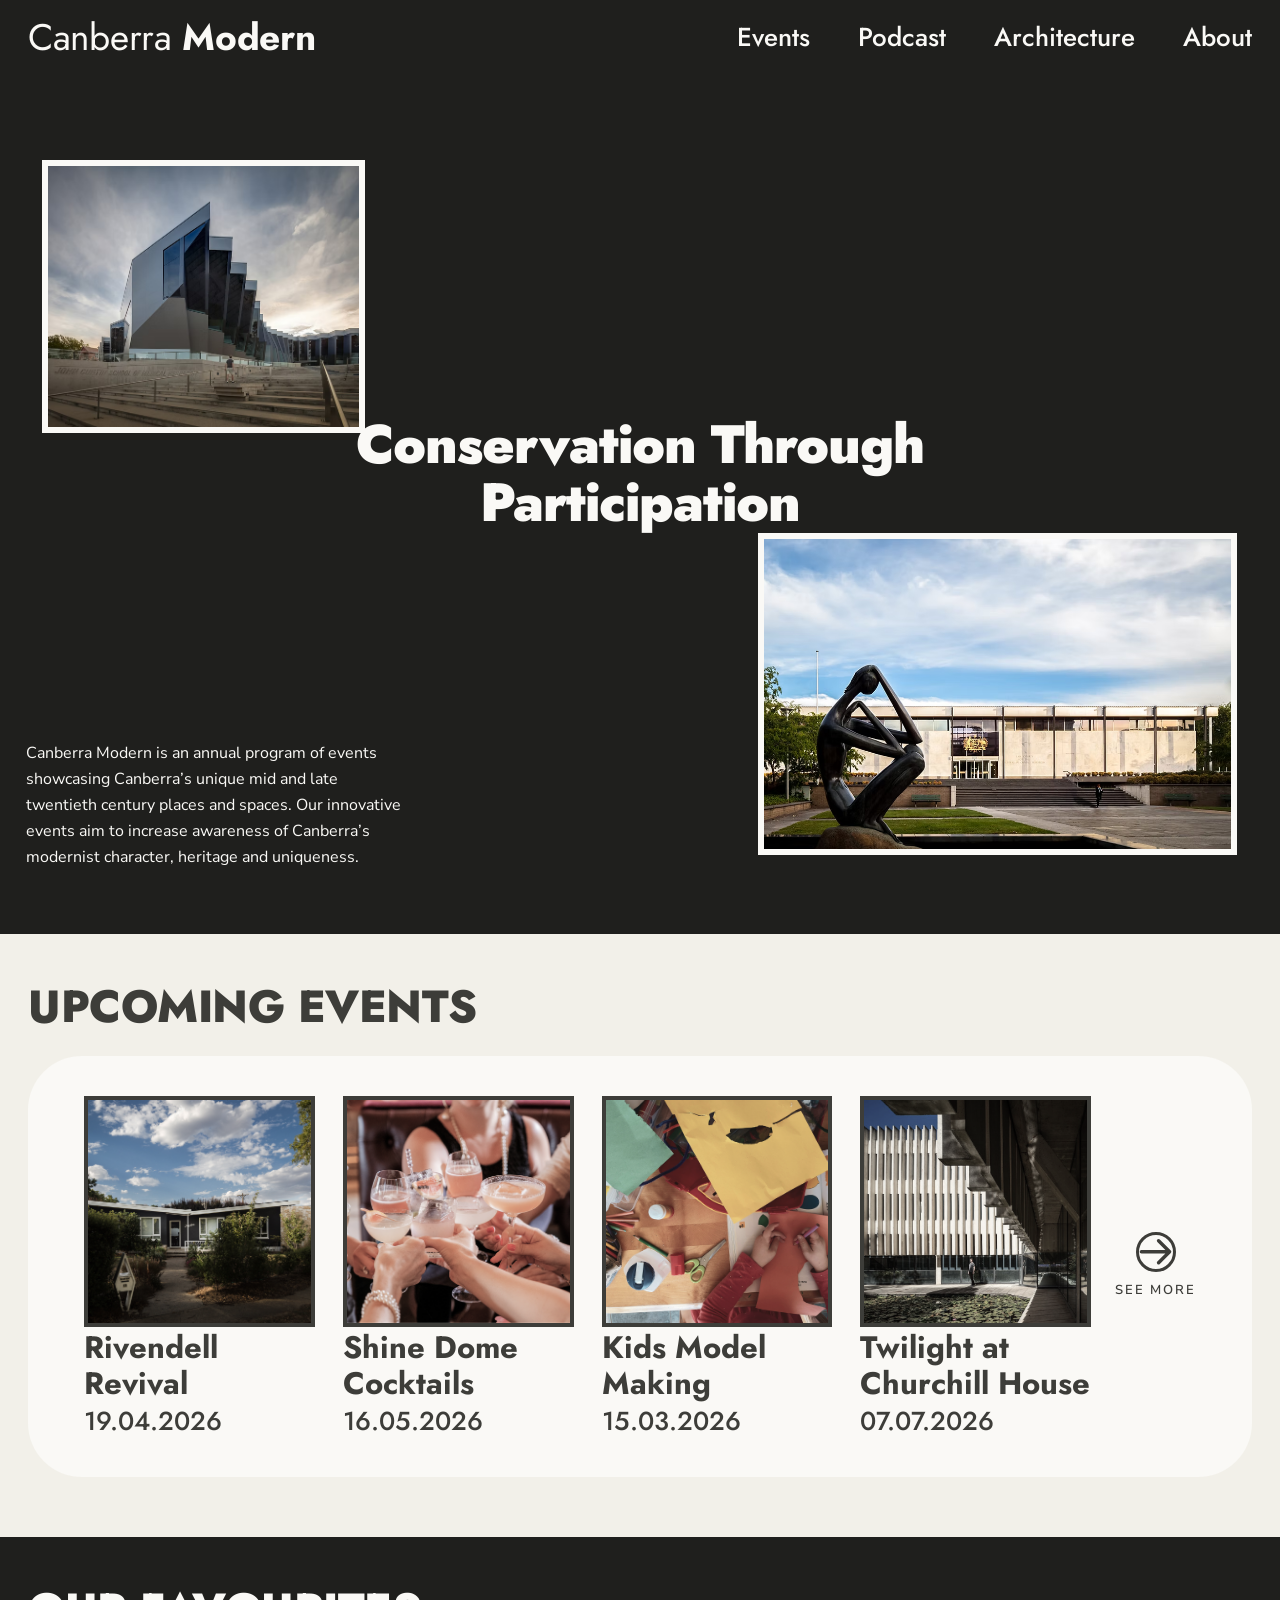
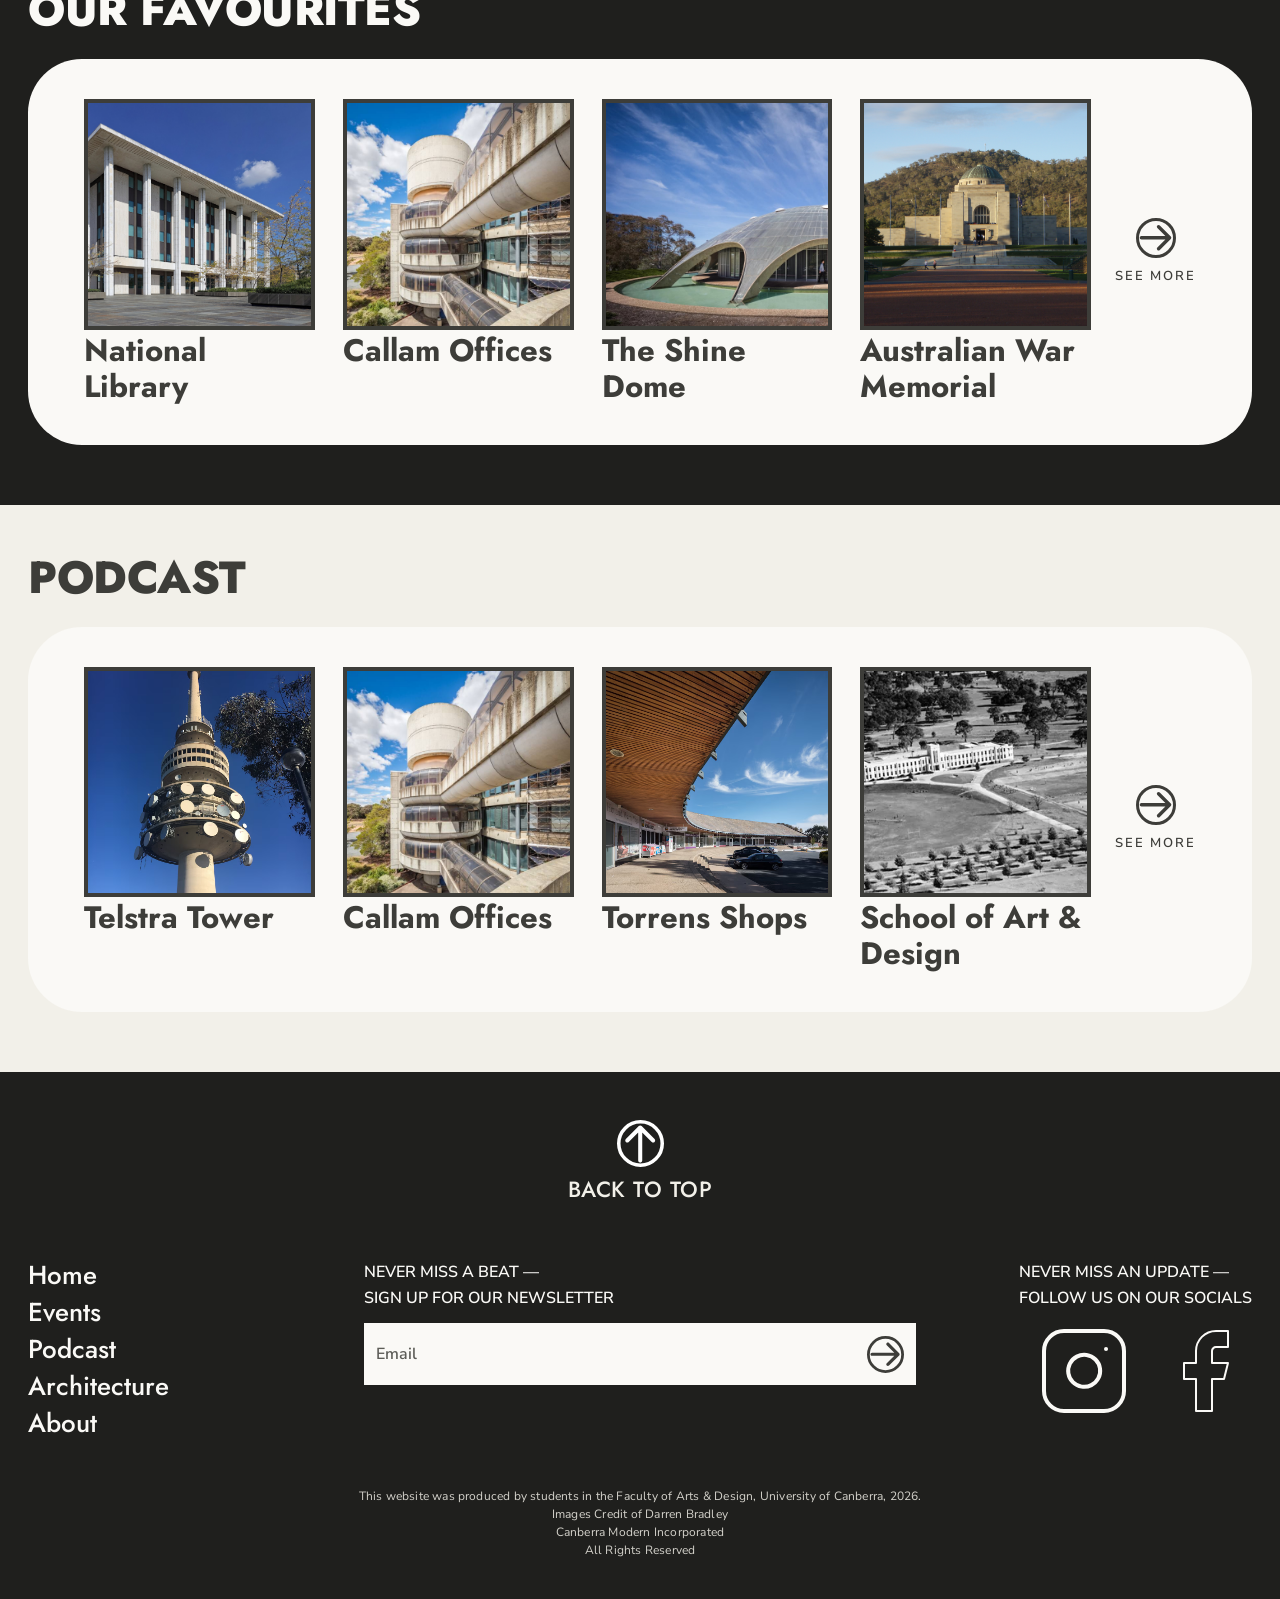
<file: index.html>
﻿<!DOCTYPE html>
<html lang="en">
<head>
  <meta charset="UTF-8">
  <meta name="viewport" content="width=device-width, initial-scale=1.0">
  <title>Canberra Modern — Home</title>
  <link rel="preconnect" href="https://fonts.googleapis.com">
  <link rel="preconnect" href="https://fonts.gstatic.com" crossorigin>
  <link href="https://fonts.googleapis.com/css2?family=Jost:wght@400;500;700;800;900&family=Nunito+Sans:ital,wght@0,400;0,600;1,400&display=swap" rel="stylesheet">
  <link rel="stylesheet" href="assets/css/styles.css">
</head>
<body>

  <!-- ===== HERO SECTION ===== -->
  <section class="hero">
    <!-- Navigation -->
    <nav class="navbar">
      <a href="#" class="logo"><span class="logo-regular">Canberra</span><span class="logo-bold"> Modern</span></a>
      <ul class="nav-links">
                <li><a href="events.html">Events</a></li>
                        <li><a href="media.html">Podcast</a></li>
                                <li><a href="architecture.html">Architecture</a></li>

        <li><a href="about.html">About</a></li>

      </ul>

    </nav>

    <!-- Hero content --> 
    <div class="hero-content">
      <div class="hero-image-left">
        <img src="assets/images/Heroimage1.png" alt="Modernist building">
      </div>

      <h1 class="hero-title">Conservation Through Participation</h1>

      <div class="hero-image-right">
        <img src="assets/images/heroimage2.png" alt="Canberra architecture">
      </div>

      <p class="hero-description">
       Canberra Modern is an annual program of events showcasing Canberra’s unique mid and late twentieth century places and spaces. Our innovative events aim to increase awareness of Canberra’s modernist character, heritage and uniqueness.
      </p>
    </div>
  </section>

  <!-- ===== UPCOMING EVENTS ===== -->
  <section class="section events-section">
    <h2 class="section-title dark">UPCOMING EVENTS</h2>
    <div class="cards-container light">
      <div class="cards-grid">

        <div class="event-card">
          <div class="card-image-wrap">
            <img src="assets/images/modernhouse.png" alt="Rivendell Revival">
          </div>
          <h3 class="card-title dark">Rivendell Revival</h3>
          <p class="card-date">19.04.2026</p>
        </div>

        <div class="event-card">
          <div class="card-image-wrap">
            <img src="assets/images/wineevent.png" alt="Shine Dome Cocktails">
          </div>
          <h3 class="card-title dark">Shine Dome Cocktails</h3>
          <p class="card-date">16.05.2026</p>
        </div>

        <div class="event-card">
          <div class="card-image-wrap">
            <img src="assets/images/kidsmodelmaking.png" alt="Kids Model Making">
          </div>
          <h3 class="card-title dark">Kids Model Making</h3>
          <p class="card-date">15.03.2026</p>
        </div>

        <div class="event-card">
          <div class="card-image-wrap">
            <img src="assets/images/twighlightatchurchillhouse.png" alt="Twilight at Churchill House">
          </div>
          <h3 class="card-title dark">Twilight at Churchill House</h3>
          <p class="card-date">07.07.2026</p>
        </div>

      </div>
      <a href="events.html" class="see-more-btn" aria-label="See more events">
        <img src="assets/images/seemoreright.svg" alt="Click to see more Events">
        <span>SEE MORE</span>
      </a>
    </div>
  </section>

  <!-- ===== OUR FAVOURITES ===== -->
  <section class="section favourites-section">
    <h2 class="section-title light">OUR FAVOURITES</h2>
    <div class="cards-container cream">
      <div class="cards-grid">

        <div class="fav-card">
          <div class="card-image-wrap bordered-dark">
            <img src="assets/images/nationallibrary.png" alt="National Library">
          </div>
          <h3 class="card-title dark">National Library</h3>
        </div>

        <div class="fav-card">
          <div class="card-image-wrap bordered-dark">
            <img src="assets/images/callumoffice.png" alt="Callam Offices">
          </div>
          <h3 class="card-title dark">Callam Offices</h3>
        </div>

        <div class="fav-card">
          <div class="card-image-wrap bordered-dark">
            <img src="assets/images/shinedome.jpg" alt="The Shine Dome">
          </div>
          <h3 class="card-title dark">The Shine Dome</h3>
        </div>

        <div class="fav-card">
          <div class="card-image-wrap bordered-dark">
            <img src="assets/images/warmemorial.png" alt="Australian War Memorial">
          </div>
          <h3 class="card-title dark">Australian War Memorial</h3>
        </div>

      </div>
      <a href="architecture.html" class="see-more-btn" aria-label="See more architecture">
<img src="assets/images/seemoreright.svg" alt="Click to see more Architecture">        <span>SEE MORE</span>
      </a>
    </div>
  </section>

  <!-- ===== RADIO SHOW ===== -->
  <section class="section stories-section">
    <h2 class="section-title dark">PODCAST</h2>
    <div class="cards-container light">
      <div class="cards-grid">

        <div class="story-card">
          <div class="card-image-wrap bordered-dark">
            <img src="assets/images/telstratower.avif" alt="Telstra Tower">
          </div>
          <h3 class="card-title dark">Telstra Tower</h3>
        </div>

        <div class="story-card">
          <div class="card-image-wrap bordered-dark">
            <img src="assets/images/callumoffice.png" alt="Callam Offices">
          </div>
          <h3 class="card-title dark">Callam Offices</h3>
        </div>

        <div class="story-card">
          <div class="card-image-wrap bordered-dark">
            <img src="assets/images/torrensshop.avif" alt="Torrens Shops">
          </div>
          <h3 class="card-title dark">Torrens Shops</h3>
        </div>

        <div class="story-card">
          <div class="card-image-wrap bordered-dark">
            <img src="assets/images/schoolofartdesign.webp" alt="School of Art &amp; Design">
          </div>
          <h3 class="card-title dark">School of Art &amp; Design</h3>
        </div>

      </div>
      <a href="media.html" class="see-more-btn" aria-label="See more media">
        <img src="assets/images/seemoreright.svg" alt="Click to see more Media">
        <span>SEE MORE</span>
      </a>
    </div>
  </section>

  <!-- ===== FOOTER ===== -->
  <footer id="newsletter">
    <div class="footer-top">
      <a href="#" class="back-to-top">
        <img src="assets/images/seemoreright.svg" alt="" class="back-to-top-icon">
        <span>BACK TO TOP</span>
      </a>
    </div>

    <div class="footer-body">
      <!-- Nav links -->
      <nav class="footer-nav">
        <a href="index.html">Home</a>
                <a href="events.html">Events</a>
        <a href="media.html">Podcast</a>
        <a href="architecture.html">Architecture</a>

        <a href="about.html">About</a>
      </nav>

      <!-- Newsletter -->
      <div class="footer-newsletter">
        <p class="newsletter-heading">NEVER MISS A BEAT —<br>SIGN UP FOR OUR NEWSLETTER</p>
        <form class="newsletter-form" onsubmit="return false;">
          <input type="email" placeholder="Email" class="newsletter-input" aria-label="Email address">
          <button type="submit" class="newsletter-submit" aria-label="Submit">
            <img src="assets/images/seemoreright.svg" alt="" class="submit-circle">
     
          </button>
        </form>
      </div>

      <!-- Social -->
      <div class="footer-social">
        <p class="social-heading">NEVER MISS AN UPDATE —<br>FOLLOW US ON OUR SOCIALS</p>
        <div class="footer-social-icons">
          <a href="#" aria-label="Instagram">
            <img src="assets/images/instagramlogo.svg" alt="Instagram">
          </a>
          <a href="#" aria-label="Facebook">
            <img src="assets/images/facebooklogo.svg" alt="Facebook">
          </a>
        </div>
      </div>
    </div>

    <p class="footer-copyright">This website was produced by students in the Faculty of Arts & Design, University of Canberra, 2026.<br>Images Credit of Darren Bradley<br>Canberra Modern Incorporated<br>All Rights Reserved<br></p>
  </footer>

  <!-- Mobile hamburger button (fixed bottom-left, matches Figma dot menu) -->
  <button class="hamburger-btn" id="hamburgerBtn" aria-label="Open navigation">
    <span></span>
    <span></span>
    <span></span>
  </button>

  <!-- Mobile full-screen nav overlay -->
  <div class="mobile-nav-overlay" id="mobileNavOverlay">
    <button class="mobile-nav-close" id="mobileNavClose" aria-label="Close navigation">&#x2715;</button>
    <nav class="mobile-nav-links">
      
      <a href="index.html">Home</a>
            <a href="events.html">Events</a>
      <a href="media.html">Podcast</a>
      <a href="architecture.html">Architecture</a>
      <a href="about.html">About</a>
    </nav>
  </div>

  <script src="assets/js/javascript.js"></script>
</body>
</html>
</file>
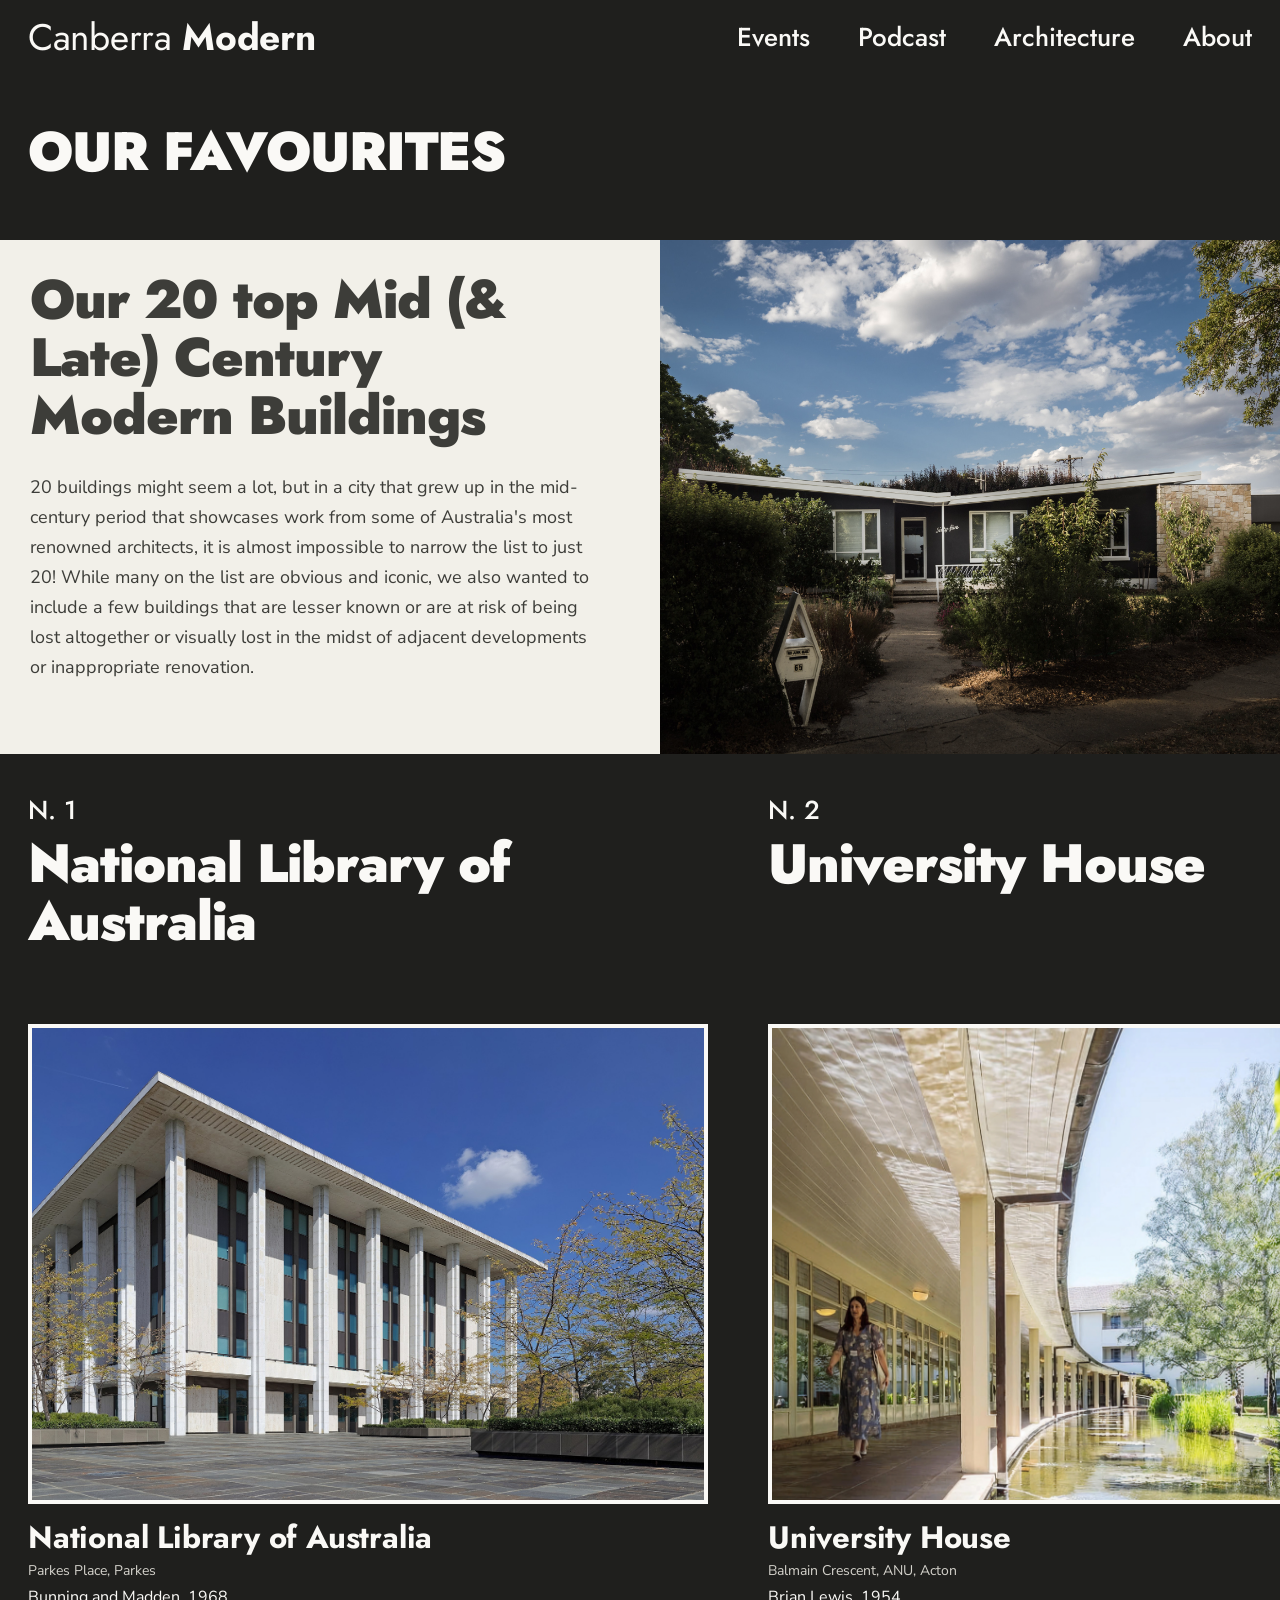
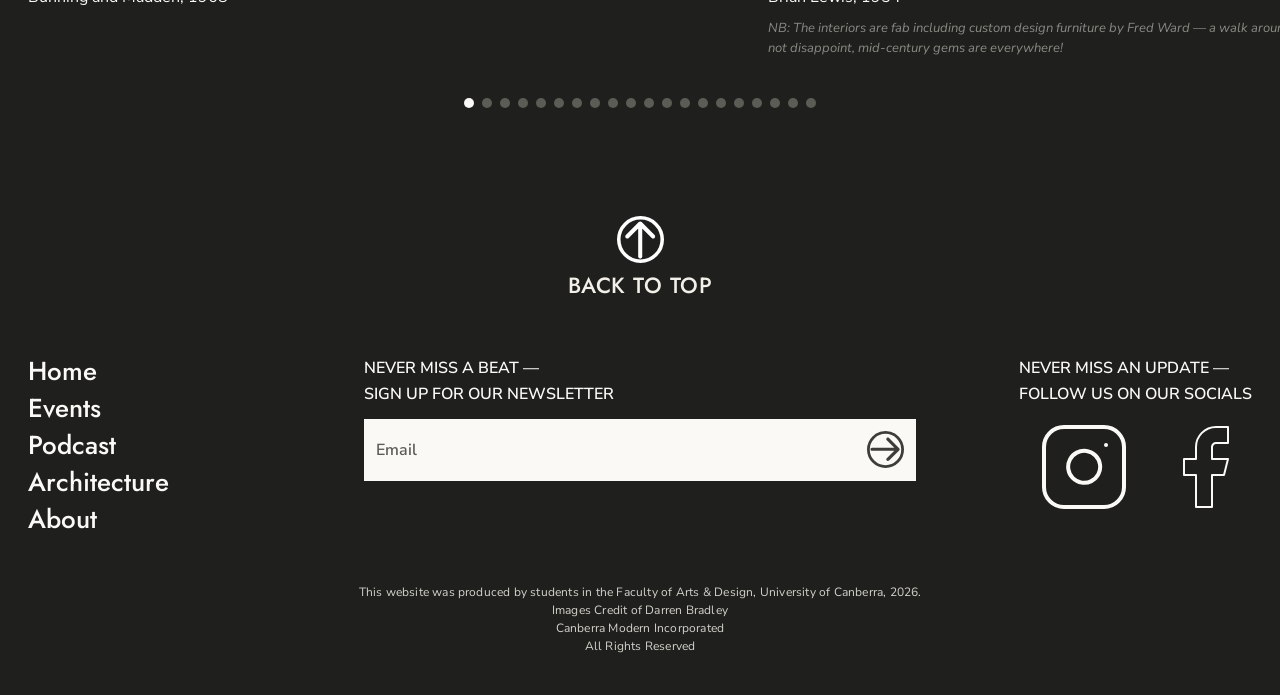
<file: architecture.html>
﻿<!DOCTYPE html>
<html lang="en">
<head>
  <meta charset="UTF-8">
  <meta name="viewport" content="width=device-width, initial-scale=1.0">
  <title>Canberra Modern — Architecture</title>
  <link rel="preconnect" href="https://fonts.googleapis.com">
  <link rel="preconnect" href="https://fonts.gstatic.com" crossorigin>
  <link href="https://fonts.googleapis.com/css2?family=Jost:wght@400;500;700;800;900&family=Nunito+Sans:ital,wght@0,400;0,600;1,400&display=swap" rel="stylesheet">
  <link rel="stylesheet" href="assets/css/styles.css">
</head>
<body>

  <!-- ===== PAGE HERO ===== -->
  <section class="page-hero">
    <nav class="navbar">
      <a href="index.html" class="logo"><span class="logo-regular">Canberra</span><span class="logo-bold"> Modern</span></a>
      <ul class="nav-links">
                     <li><a href="events.html">Events</a></li>
                        <li><a href="media.html">Podcast</a></li>
                                <li><a href="architecture.html">Architecture</a></li>

        <li><a href="about.html">About</a></li>
      </ul>
    </nav>
    <div class="page-hero-content">
      <h1 class="page-title">OUR FAVOURITES</h1>
    </div>
  </section>

  <!-- ===== INTRO SECTION ===== -->
  <section class="about-section light-bg">
    <div class="about-inner">
      <div class="about-text">
        <h2 class="about-heading dark">Our 20 top Mid (&amp; Late) Century Modern Buildings</h2>
        <p class="about-body dark">20 buildings might seem a lot, but in a city that grew up in the mid-century period that showcases work from some of Australia's most renowned architects, it is almost impossible to narrow the list to just 20! While many on the list are obvious and iconic, we also wanted to include a few buildings that are lesser known or are at risk of being lost altogether or visually lost in the midst of adjacent developments or inappropriate renovation.</p>
      </div>
      <div class="about-image">
        <img src="assets/images/modernhouse.png" alt="Canberra mid-century modern architecture">
      </div>
    </div>
  </section>

  <!-- ===== BUILDING SHOWCASE ===== -->
  <section class="arch-showcase">
    <div class="building-scroll-wrapper" id="buildingScroll">
      <div class="building-scroll">

        <div class="building-card">
          <div class="building-card-top">
            <p class="building-number">N. 1</p>
            <h2 class="building-name-large">National Library of Australia</h2>
          </div>
          <div class="building-photo">
            <img src="assets/images/nationallibrary.png" alt="National Library of Australia">
          </div>
          <p class="building-caption-name">National Library of Australia</p>
          <p class="building-caption-address">Parkes Place, Parkes</p>
          <p class="building-caption-meta">Bunning and Madden, 1968</p>
        </div>

        <div class="building-card">
          <div class="building-card-top">
            <p class="building-number">N. 2</p>
            <h2 class="building-name-large">University House</h2>
          </div>
          <div class="building-photo">
            <img src="assets/images/universityhouse.jpg" alt="University House">
          </div>
          <p class="building-caption-name">University House</p>
          <p class="building-caption-address">Balmain Crescent, ANU, Acton</p>
          <p class="building-caption-meta">Brian Lewis, 1954</p>
          <p class="building-caption-note">NB: The interiors are fab including custom design furniture by Fred Ward — a walk around the rest of ANU will also not disappoint, mid-century gems are everywhere!</p>
        </div>

        <div class="building-card">
          <div class="building-card-top">
            <p class="building-number">N. 3</p>
            <h2 class="building-name-large">Churchill House</h2>
            <p class="at-risk-label">AT RISK</p>
          </div>
          <div class="building-photo">
            <img src="assets/images/twighlightatchurchillhouse.png" alt="Churchill House">
          </div>
          <p class="building-caption-name">Churchill House</p>
          <p class="building-caption-address">Northbourne Ave, Braddon</p>
          <p class="building-caption-meta">Robin Boyd, 1971</p>
        </div>

        <div class="building-card">
          <div class="building-card-top">
            <p class="building-number">N. 4</p>
            <h2 class="building-name-large">Urambi Village &amp; Wybalena Grove</h2>
          </div>
          <div class="building-photo">
            <img src="assets/images/urambivillage.webp" alt="Urambi Village">
          </div>
          <p class="building-caption-name">Urambi Village &amp; Wybalena Grove</p>
          <p class="building-caption-address">Crozier Cct, Kambah &amp; Cook</p>
          <p class="building-caption-meta">Michael Dysart, 1974</p>
        </div>

        <div class="building-card">
          <div class="building-card-top">
            <p class="building-number">N. 5</p>
            <h2 class="building-name-large">Callam Offices</h2>
            <p class="at-risk-label">AT RISK</p>
          </div>
          <div class="building-photo">
            <img src="assets/images/callumoffice.png" alt="Callam Offices">
          </div>
          <p class="building-caption-name">Callam Offices</p>
          <p class="building-caption-address">Callam Street, Woden</p>
          <p class="building-caption-meta">John Andrews, 1977–81</p>
          <p class="building-caption-note">NB: Also check out his residences at the University of Canberra and his Cameron Offices in Belconnen.</p>
        </div>

        <div class="building-card">
          <div class="building-card-top">
            <p class="building-number">N. 6</p>
            <h2 class="building-name-large">Giralang Primary School</h2>
          </div>
          <div class="building-photo">
            <img src="assets/images/GiralangPrimarySchool.webp" alt="Giralang Primary School">
          </div>
          <p class="building-caption-name">Giralang Primary School</p>
          <p class="building-caption-address">Atalumba Close, Giralang</p>
          <p class="building-caption-meta">Enrico Taglietti, 1976</p>
          <p class="building-caption-note">NB: There are so many Taglietti gems — how about a side trip to the Dickson Library?</p>
        </div>

        <div class="building-card">
          <div class="building-card-top">
            <p class="building-number">N. 7</p>
            <h2 class="building-name-large">School of Music</h2>
          </div>
          <div class="building-photo">
            <img src="assets/images/schoolofmusic.png" alt="School of Music">
          </div>
          <p class="building-caption-name">School of Music</p>
          <p class="building-caption-address">Childers Street, Acton</p>
          <p class="building-caption-meta">Daryl Jackson &amp; Evan Walker, 1976</p>
        </div>

        <div class="building-card">
          <div class="building-card-top">
            <p class="building-number">N. 8</p>
            <h2 class="building-name-large">Edmund Barton Building</h2>
          </div>
          <div class="building-photo">
            <img src="assets/images/edmundbarting.webp" alt="Edmund Barton Building">
          </div>
          <p class="building-caption-name">Edmund Barton Building</p>
          <p class="building-caption-address">Kings Avenue, Barton</p>
          <p class="building-caption-meta">Harry Seidler, 1973</p>
        </div>

        <div class="building-card">
          <div class="building-card-top">
            <p class="building-number">N. 9</p>
            <h2 class="building-name-large">Civic Square</h2>
            <p class="at-risk-label">AT RISK</p>
          </div>
          <div class="building-photo">
            <img src="assets/images/Civic_Square_Canberra_May_2021.jpg" alt="Civic Square">
          </div>
          <p class="building-caption-name">Civic Square</p>
          <p class="building-caption-address">London Circuit, City</p>
          <p class="building-caption-meta">Yuncken and Freeman, 1961</p>
        </div>

        <div class="building-card">
          <div class="building-card-top">
            <p class="building-number">N. 10</p>
            <h2 class="building-name-large">Colonial Mutual Building</h2>
            <p class="at-risk-label">AT RISK</p>
          </div>
          <div class="building-photo">
            <img src="assets/images/ColonialMutualBuilding.webp" alt="Colonial Mutual Building">
          </div>
          <p class="building-caption-name">Colonial Mutual Building</p>
          <p class="building-caption-address">University Ave, City</p>
          <p class="building-caption-meta">Civil &amp; Civic and Towell, Rippon &amp; Associates, 1968</p>
          <p class="building-caption-note">NB: Part of an awesome intact group of commercial buildings on each corner of University Ave, Marcus Clarke Street and London Circuit.</p>
        </div>

        <div class="building-card">
          <div class="building-card-top">
            <p class="building-number">N. 11</p>
            <h2 class="building-name-large">Australian War Memorial Annexe</h2>
          </div>
          <div class="building-photo">
            <img src="assets/images/warmemorial.png" alt="Australian War Memorial Annexe">
          </div>
          <p class="building-caption-name">Australian War Memorial Annexe</p>
          <p class="building-caption-address">Callan St, Mitchell</p>
          <p class="building-caption-meta">Enrico Taglietti, 1979</p>
        </div>

        <div class="building-card">
          <div class="building-card-top">
            <p class="building-number">N. 12</p>
            <h2 class="building-name-large">The Shine Dome</h2>
          </div>
          <div class="building-photo">
            <img src="assets/images/shinedome.jpg" alt="The Shine Dome">
          </div>
          <p class="building-caption-name">Australian Academy of Science: The Shine Dome</p>
          <p class="building-caption-address">McCoy Cres, Acton</p>
          <p class="building-caption-meta">Grounds, Romberg and Boyd, 1959</p>
        </div>

        <div class="building-card">
          <div class="building-card-top">
            <p class="building-number">N. 13</p>
            <h2 class="building-name-large">The Benjamin House</h2>
          </div>
          <div class="building-photo">
            <img src="assets/images/benjaminhouse.webp" alt="The Benjamin House">
          </div>
          <p class="building-caption-name">The Benjamin House (The Round House)</p>
          <p class="building-caption-address">10 Gawler Cres, Deakin</p>
          <p class="building-caption-meta">Alex Jelinek, 1959</p>
          <p class="building-caption-note">NB: Deakin, and nearby Yarralumla, is full of great mid-century houses — a meander through the streets is lots of fun.</p>
        </div>

        <div class="building-card">
          <div class="building-card-top">
            <p class="building-number">N. 14</p>
            <h2 class="building-name-large">AIA Headquarters</h2>
          </div>
          <div class="building-photo">
            <img src="assets/images/aiaheadquarters.webp" alt="AIA Headquarters">
          </div>
          <p class="building-caption-name">Australian Institute of Architects Headquarters</p>
          <p class="building-caption-address">2A Mugga Way, Red Hill</p>
          <p class="building-caption-meta">Ancher, Mortlock, Murray and Woolley, 1967</p>
        </div>

        <div class="building-card">
          <div class="building-card-top">
            <p class="building-number">N. 15</p>
            <h2 class="building-name-large">St Joseph's Church</h2>
          </div>
          <div class="building-photo">
            <img src="assets/images/stjosephchurch.jpg" alt="St Joseph's Church">
          </div>
          <p class="building-caption-name">St Joseph's Church</p>
          <p class="building-caption-address">Boronia Drive, O'Connor</p>
          <p class="building-caption-meta">Kevin Curtin, 1971</p>
        </div>

        <div class="building-card">
          <div class="building-card-top">
            <p class="building-number">N. 16</p>
            <h2 class="building-name-large">Australian Parliament House</h2>
          </div>
          <div class="building-photo">
            <img src="assets/images/parlimanthouse.webp" alt="Australian Parliament House">
          </div>
          <p class="building-caption-name">Australian Parliament House</p>
          <p class="building-caption-address">Parliament Dr, Canberra</p>
          <p class="building-caption-meta">Mitchell, Giurgola &amp; Thorp, 1988</p>
        </div>

        <div class="building-card">
          <div class="building-card-top">
            <p class="building-number">N. 17</p>
            <h2 class="building-name-large">Torrens Townhouses</h2>
            <p class="at-risk-label">AT RISK</p>
          </div>
          <div class="building-photo">
            <img src="assets/images/modernhouse.png" alt="Torrens Townhouses">
          </div>
          <p class="building-caption-name">Torrens Townhouses and Shopping Complex</p>
          <p class="building-caption-address">Beasley Street, Torrens</p>
          <p class="building-caption-meta">Dirk Bolt, 1967</p>
          <p class="building-caption-note">NB: The Burgmann College complex at ANU is also a great example of Bolt's work.</p>
        </div>

        <div class="building-card">
          <div class="building-card-top">
            <p class="building-number">N. 18</p>
            <h2 class="building-name-large">Anzac Park East &amp; West</h2>
            <p class="at-risk-label">AT RISK</p>
          </div>
          <div class="building-photo">
            <img src="assets/images/anzacpark.webp" alt="Anzac Park Buildings">
          </div>
          <p class="building-caption-name">Anzac Park East and West (Portal Buildings)</p>
          <p class="building-caption-address">Anzac Parade, Reid/Campbell</p>
          <p class="building-caption-meta">Richard Ure, Department of Works, 1965</p>
          <p class="building-caption-note">NB: The East Building has recently been fully demolished.</p>
        </div>

        <div class="building-card">
          <div class="building-card-top">
            <p class="building-number">N. 19</p>
            <h2 class="building-name-large">High Court of Australia</h2>
          </div>
          <div class="building-photo">
            <img src="assets/images/highcourt.webp" alt="High Court of Australia">
          </div>
          <p class="building-caption-name">High Court of Australia</p>
          <p class="building-caption-address">Parkes Pl, Parkes</p>
          <p class="building-caption-meta">Edwards, Madigan, Torzillo, Briggs, 1980</p>
          <p class="building-caption-note">NB: Of course, next door neighbour and architect sibling — the National Gallery deserves its own mention, but we are out of space!</p>
        </div>

        <div class="building-card">
          <div class="building-card-top">
            <p class="building-number">N. 20</p>
            <h2 class="building-name-large">Swinger Hill Housing</h2>
          </div>
          <div class="building-photo">
            <img src="assets/images/swingerhillhousing.webp" alt="Swinger Hill Housing">
          </div>
          <p class="building-caption-name">Swinger Hill Housing</p>
          <p class="building-caption-address">Barnet Close, Swinger Hill</p>
          <p class="building-caption-meta">Ian McKay and Partners, from 1969</p>
        </div>

      </div>
    </div>

    <!-- Scroll progress dots -->
    <div class="scroll-dots" id="scrollDots"></div>
  </section>

  <!-- ===== FOOTER ===== -->
    <footer id="newsletter">
    <div class="footer-top">
      <a href="#" class="back-to-top">
        <img src="assets/images/seemoreright.svg" alt="" class="back-to-top-icon">
        <span>BACK TO TOP</span>
      </a>
    </div>

    <div class="footer-body">
      <!-- Nav links -->
      <nav class="footer-nav">
        <a href="index.html">Home</a>
                <a href="events.html">Events</a>
        <a href="media.html">Podcast</a>
        <a href="architecture.html">Architecture</a>

        <a href="about.html">About</a>
      </nav>

      <!-- Newsletter -->
      <div class="footer-newsletter">
        <p class="newsletter-heading">NEVER MISS A BEAT —<br>SIGN UP FOR OUR NEWSLETTER</p>
        <form class="newsletter-form" onsubmit="return false;">
          <input type="email" placeholder="Email" class="newsletter-input" aria-label="Email address">
          <button type="submit" class="newsletter-submit" aria-label="Submit">
            <img src="assets/images/seemoreright.svg" alt="" class="submit-circle">
     
          </button>
        </form>
      </div>

      <!-- Social -->
      <div class="footer-social">
        <p class="social-heading">NEVER MISS AN UPDATE —<br>FOLLOW US ON OUR SOCIALS</p>
        <div class="footer-social-icons">
          <a href="#" aria-label="Instagram">
            <img src="assets/images/instagramlogo.svg" alt="Instagram">
          </a>
          <a href="#" aria-label="Facebook">
            <img src="assets/images/facebooklogo.svg" alt="Facebook">
          </a>
        </div>
      </div>
    </div>

    <p class="footer-copyright">This website was produced by students in the Faculty of Arts & Design, University of Canberra, 2026.<br>Images Credit of Darren Bradley<br>Canberra Modern Incorporated<br>All Rights Reserved<br></p>
  </footer>

  <!-- Mobile hamburger button -->
  <button class="hamburger-btn" id="hamburgerBtn" aria-label="Open navigation">
    <span></span>
    <span></span>
    <span></span>
  </button>

  <!-- Mobile full-screen nav overlay -->
  <div class="mobile-nav-overlay" id="mobileNavOverlay">
    <button class="mobile-nav-close" id="mobileNavClose" aria-label="Close navigation">&#x2715;</button>
    <nav class="mobile-nav-links">
   <a href="index.html">Home</a>
            <a href="events.html">Events</a>
      <a href="media.html">Podcast</a>
      <a href="architecture.html">Architecture</a>
      <a href="about.html">About</a>
    </nav>
  </div>

  <script src="assets/js/javascript.js"></script>
</body>
</html>
</file>
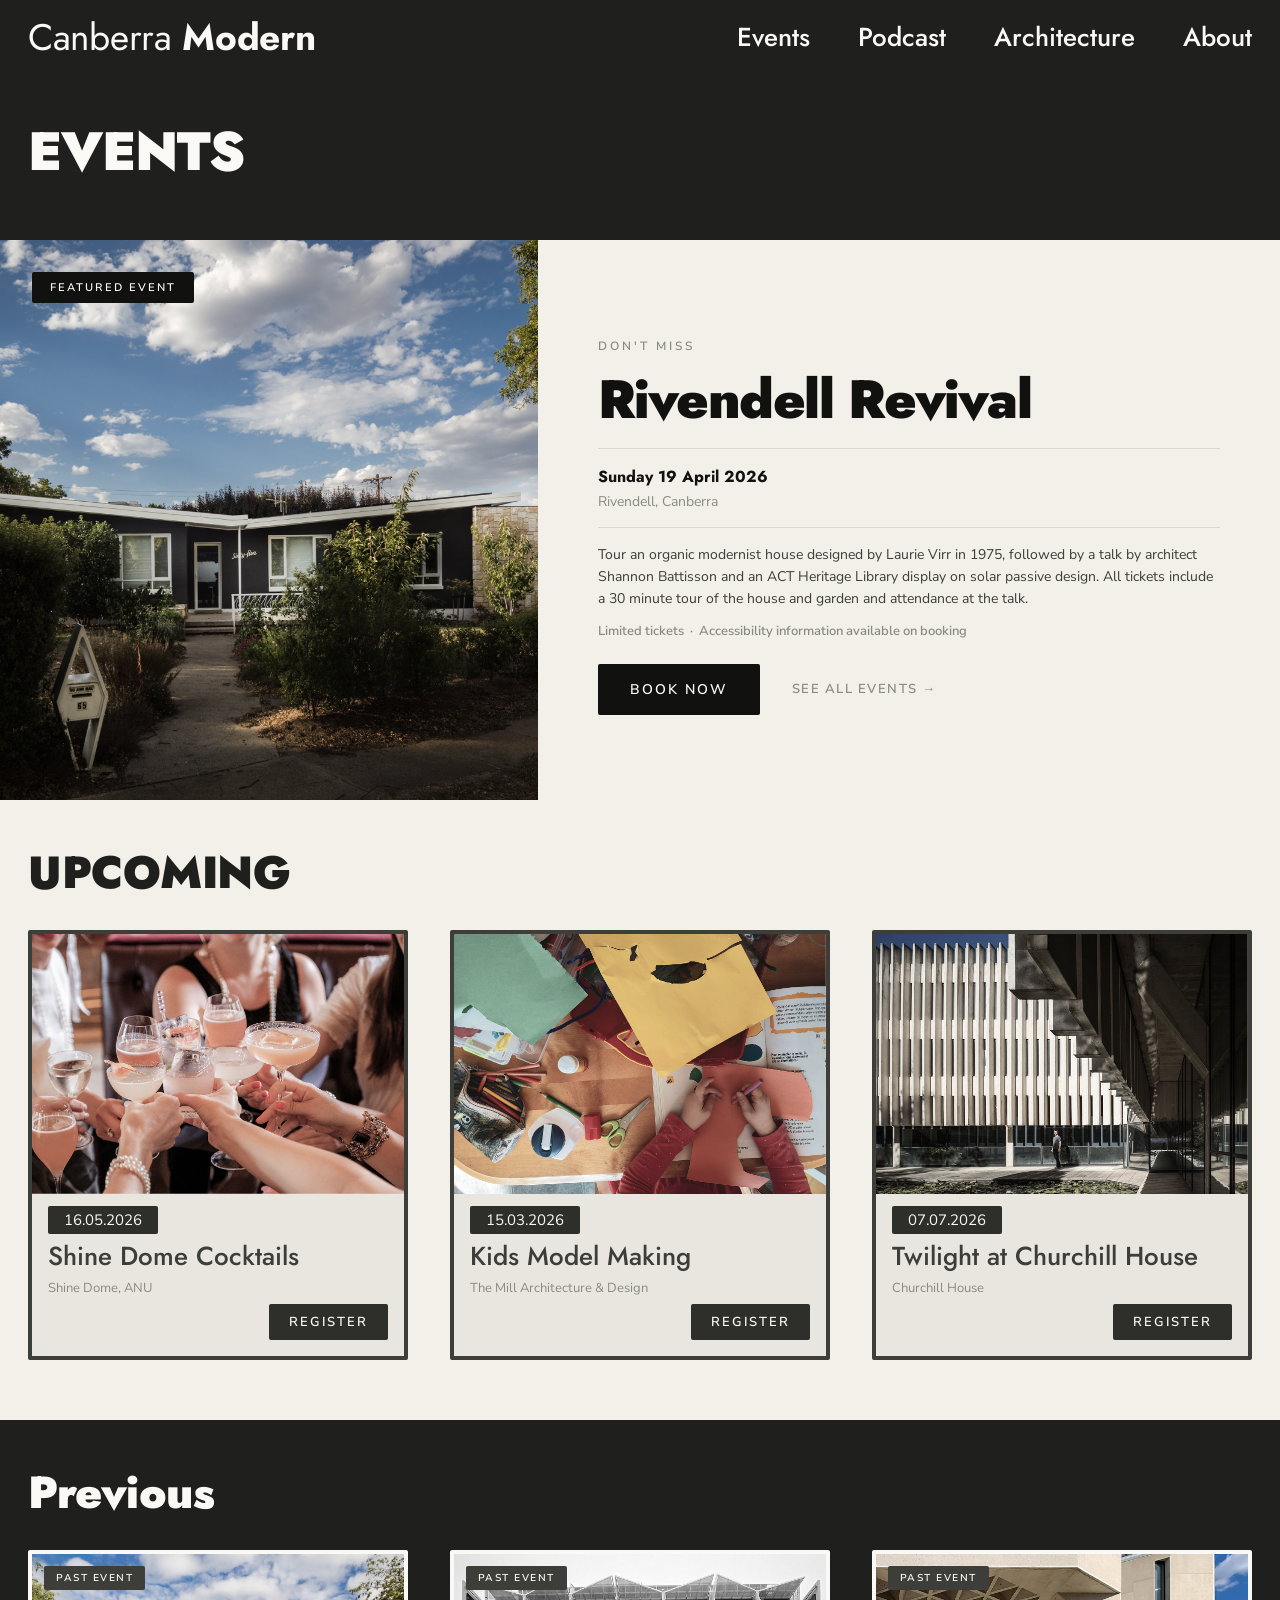
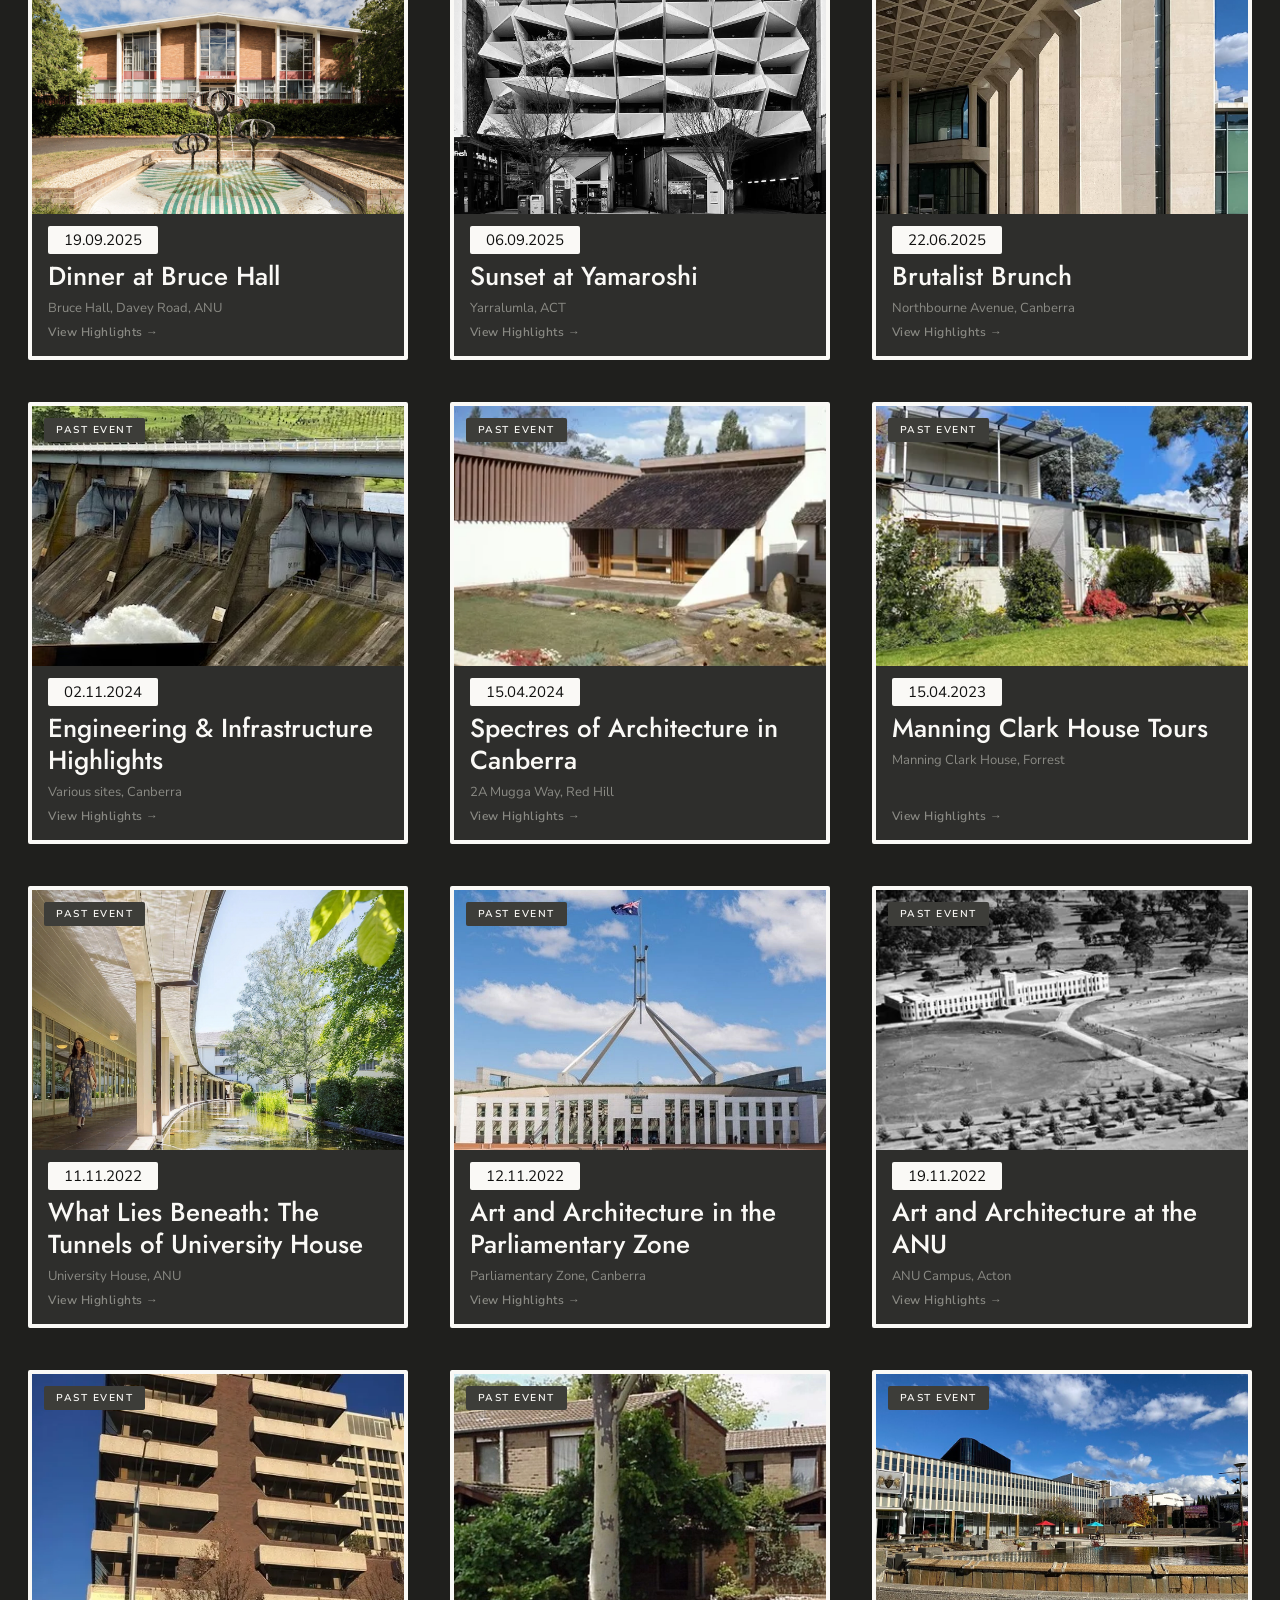
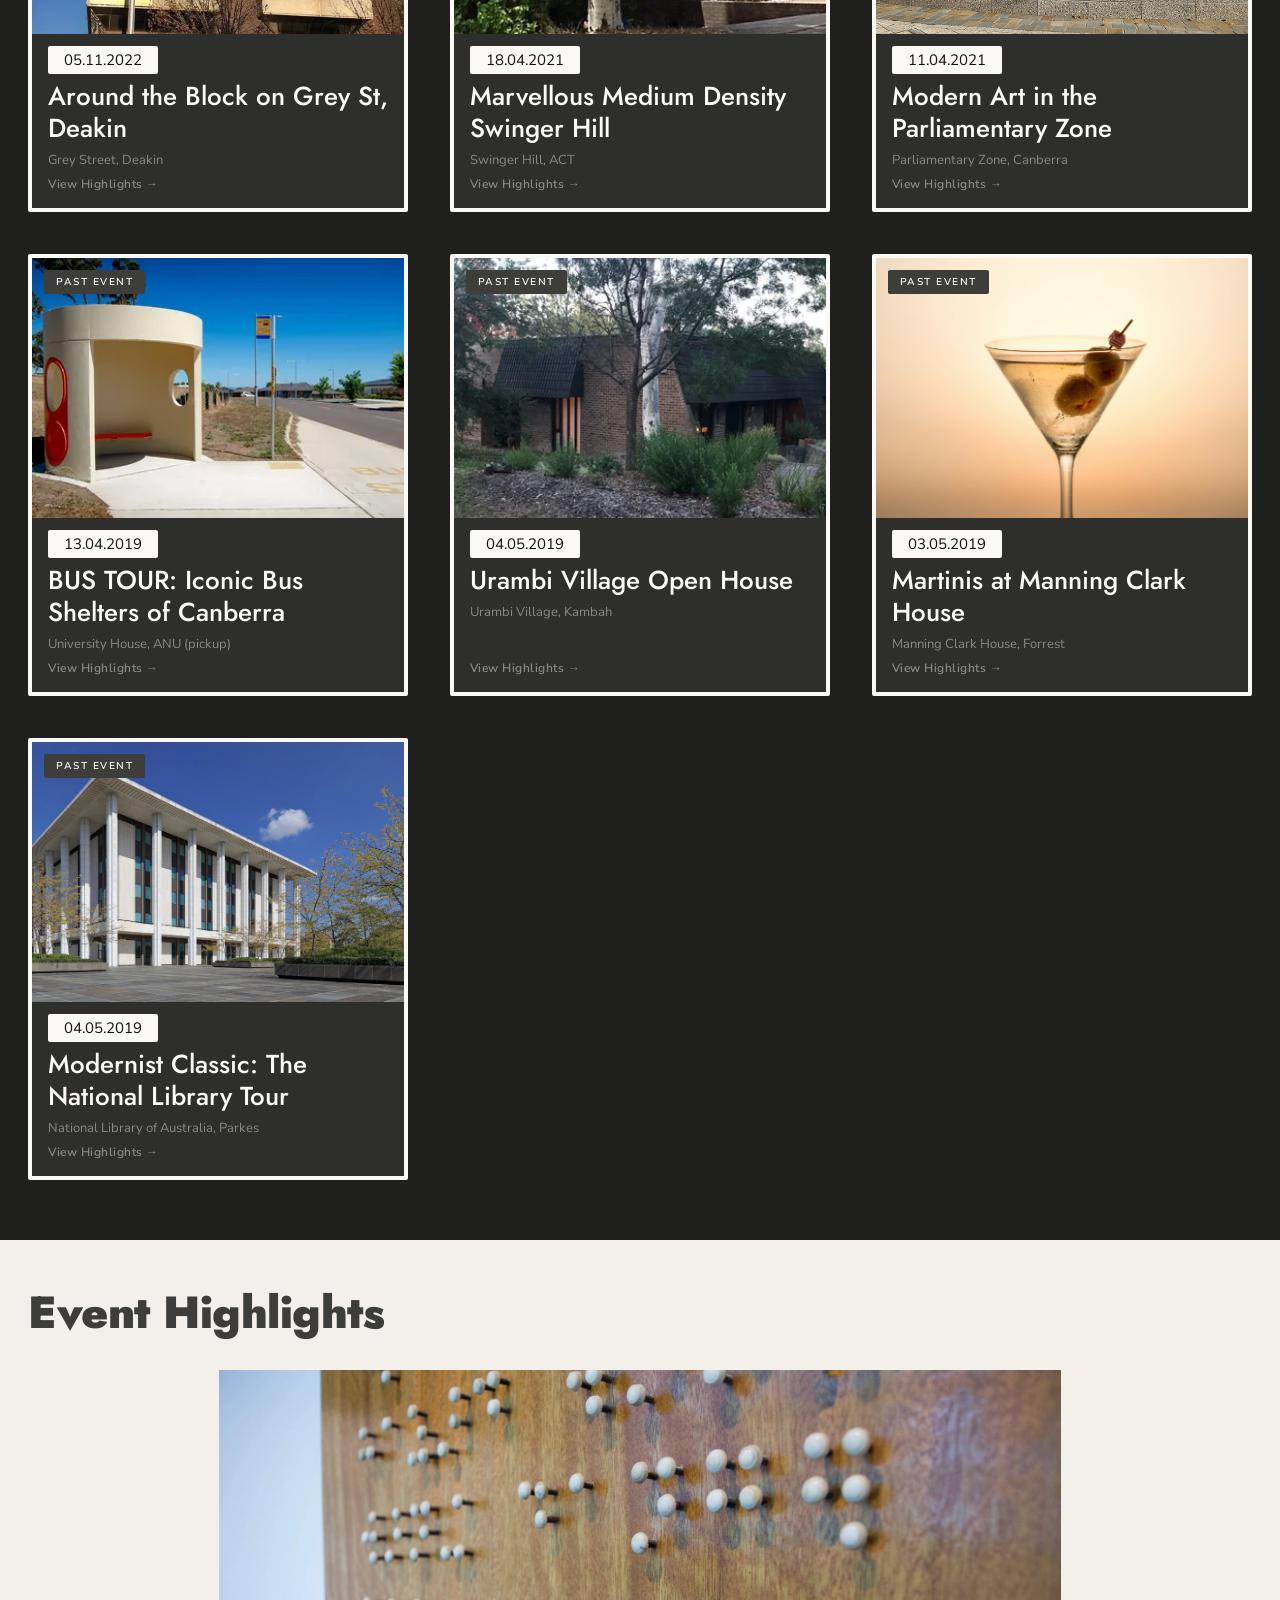
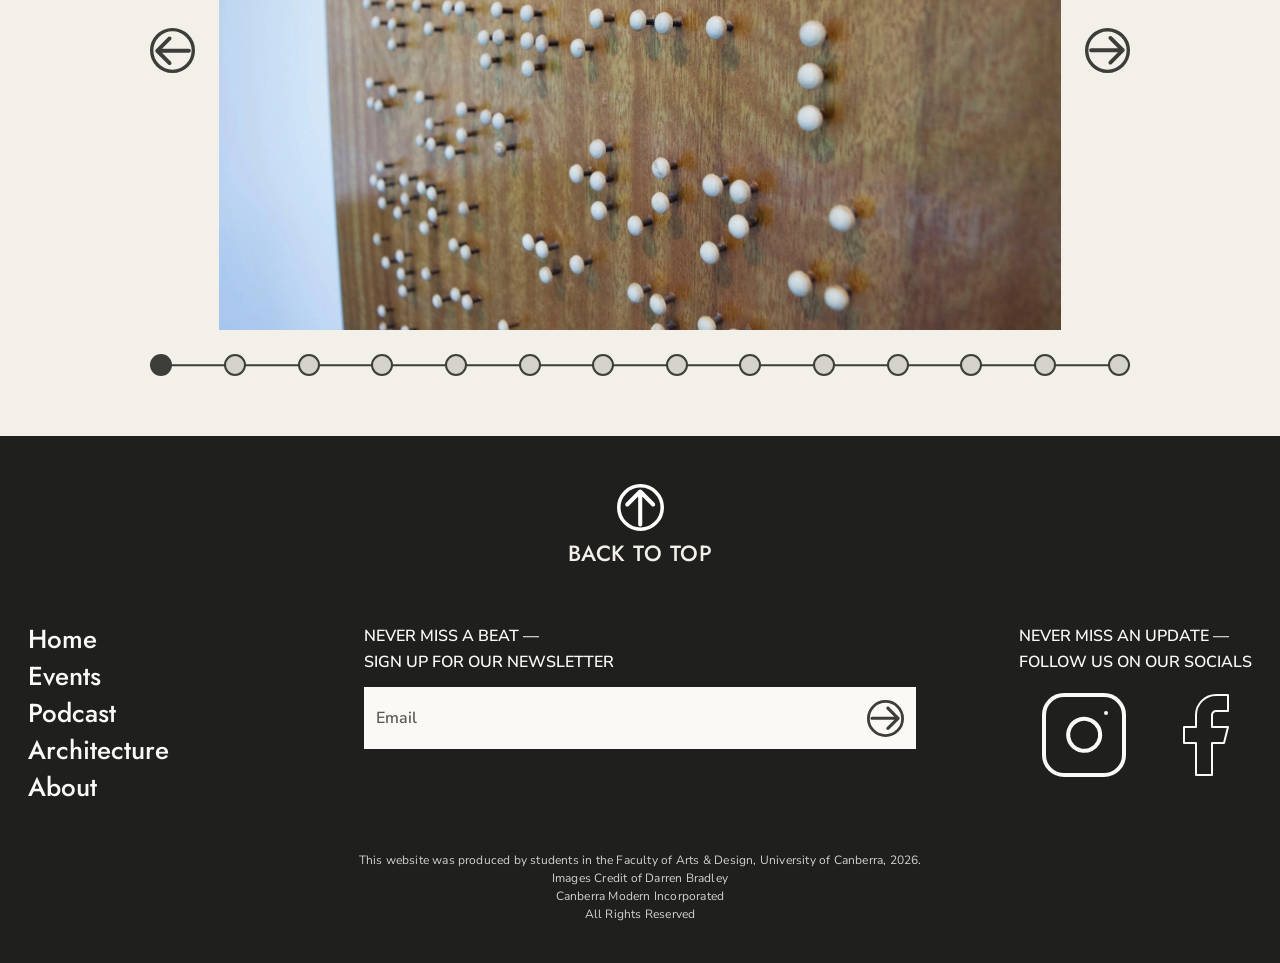
<file: events.html>
﻿<!DOCTYPE html>
<html lang="en">
<head>
  <meta charset="UTF-8">
  <meta name="viewport" content="width=device-width, initial-scale=1.0">
  <title>Canberra Modern — Events</title>
  <link rel="preconnect" href="https://fonts.googleapis.com">
  <link rel="preconnect" href="https://fonts.gstatic.com" crossorigin>
  <link href="https://fonts.googleapis.com/css2?family=Jost:wght@400;500;700;800;900&family=Nunito+Sans:ital,wght@0,400;0,600;1,400&display=swap" rel="stylesheet">
  <link rel="stylesheet" href="assets/css/styles.css">
</head>
<body>

  <!-- ===== PAGE HERO ===== -->
  <section class="page-hero">
    <nav class="navbar">
      <a href="index.html" class="logo"><span class="logo-regular">Canberra</span><span class="logo-bold"> Modern</span></a>
      <ul class="nav-links">
                       <li><a href="events.html">Events</a></li>
                        <li><a href="media.html">Podcast</a></li>
                                <li><a href="architecture.html">Architecture</a></li>

        <li><a href="about.html">About</a></li>
      </ul>
    </nav>
    <div class="page-hero-content">
      <h1 class="page-title">EVENTS</h1>
    </div>
  </section>

  <!-- ===== FEATURED EVENT ===== -->
  <section class="featured-event-section">
    <div class="featured-event-image-col">
      <span class="featured-event-badge">FEATURED EVENT</span>
      <img src="assets/images/modernhouse.png" alt="Rivendell Revival">
    </div>
    <div class="featured-event-content-col">
      <p class="featured-dont-miss">DON'T MISS</p>
      <h2 class="featured-event-title">Rivendell Revival</h2>
      <hr class="featured-divider">
      <p class="featured-event-date-text">Sunday 19 April 2026</p>
      <p class="featured-event-place">Rivendell, Canberra</p>
      <hr class="featured-divider">
      <p class="featured-event-desc">Tour an organic modernist house designed by Laurie Virr in 1975, followed by a talk by architect Shannon Battisson and an ACT Heritage Library display on solar passive design. All tickets include a 30 minute tour of the house and garden and attendance at the talk.</p>
      <p class="featured-event-meta">Limited tickets &nbsp;·&nbsp; Accessibility information available on booking</p>
      <div class="featured-event-actions">
        <a href="https://www.eventbrite.com.au/e/rivendell-revival-tickets-1972139505349?aff=oddtdtcreator" class="featured-register-btn">BOOK NOW</a>
        <a href="#upcoming" class="featured-see-all">SEE ALL EVENTS →</a>
      </div>
    </div>
  </section>

  <!-- ===== UPCOMING EVENTS ===== -->
  <section class="events-section light-bg" id="upcoming">
    <div class="events-inner">
      <h2 class="events-heading charcoal">UPCOMING</h2>
      <div class="events-grid">

        <div class="event-card-large">
          <div class="event-card-image">
            <img src="assets/images/wineevent.png" alt="Shine Dome Cocktails">
          </div>
          <div class="event-card-body">
            <span class="event-date-tag">16.05.2026</span>
            <p class="event-title-med">Shine Dome Cocktails</p>
            <p class="event-venue">Shine Dome, ANU</p>
            <a href="#" class="register-btn">REGISTER</a>
          </div>
        </div>

        <div class="event-card-large">
          <div class="event-card-image">
            <img src="assets/images/kidsmodelmaking.png" alt="Kids Model Making">
          </div>
          <div class="event-card-body">
            <span class="event-date-tag">15.03.2026</span>
            <p class="event-title-med">Kids Model Making</p>
            <p class="event-venue">The Mill Architecture &amp; Design</p>
            <a href="#" class="register-btn">REGISTER</a>
          </div>
        </div>

        <div class="event-card-large">
          <div class="event-card-image">
            <img src="assets/images/twighlightatchurchillhouse.png" alt="Twilight at Churchill House">
          </div>
          <div class="event-card-body">
            <span class="event-date-tag">07.07.2026</span>
            <p class="event-title-med">Twilight at Churchill House</p>
            <p class="event-venue">Churchill House</p>
            <a href="#" class="register-btn">REGISTER</a>
          </div>
        </div>

      

      </div>
    </div>
  </section>

  <!-- ===== PREVIOUS EVENTS ===== -->
  <section class="events-section dark-bg">
    <div class="events-inner">
      <h2 class="events-heading light">Previous</h2>
      <div class="events-grid">

        <div class="event-card-large past">
          <div class="event-card-image">
            <span class="past-event-label">PAST EVENT</span>
            <img src="assets/images/brucehall.jpg" alt="Dinner at Bruce Hall">
          </div>
          <div class="event-card-body">
            <span class="event-date-tag light">19.09.2025</span>
            <p class="event-title-med light">Dinner at Bruce Hall</p>
            <p class="event-venue">Bruce Hall, Davey Road, ANU</p>
            <a href="#event-highlights" class="view-highlights">View Highlights →</a>
          </div>
        </div>

        <div class="event-card-large past">
          <div class="event-card-image">
            <span class="past-event-label">PAST EVENT</span>
            <img src="assets/images/yamaroshi.jpg" alt="Sunset at Yamaroshi">
          </div>
          <div class="event-card-body">
            <span class="event-date-tag light">06.09.2025</span>
            <p class="event-title-med light">Sunset at Yamaroshi</p>
            <p class="event-venue">Yarralumla, ACT</p>
            <a href="#event-highlights" class="view-highlights">View Highlights →</a>
          </div>
        </div>

        <div class="event-card-large past">
          <div class="event-card-image">
            <span class="past-event-label">PAST EVENT</span>
            <img src="assets/images/brutalistbuilding.jpg" alt="Brutalist Brunch">
          </div>
          <div class="event-card-body">
            <span class="event-date-tag light">22.06.2025</span>
            <p class="event-title-med light">Brutalist Brunch</p>
            <p class="event-venue">Northbourne Avenue, Canberra</p>
            <a href="#event-highlights" class="view-highlights">View Highlights →</a>
          </div>
        </div>

        <div class="event-card-large past">
          <div class="event-card-image">
            <span class="past-event-label">PAST EVENT</span>
            <img src="assets/images/scrivenerdam.avif" alt="Engineering and Infrastructure Highlights">
          </div>
          <div class="event-card-body">
            <span class="event-date-tag light">02.11.2024</span>
            <p class="event-title-med light">Engineering &amp; Infrastructure Highlights</p>
            <p class="event-venue">Various sites, Canberra</p>
            <a href="#event-highlights" class="view-highlights">View Highlights →</a>
          </div>
        </div>

        <div class="event-card-large past">
          <div class="event-card-image">
            <span class="past-event-label">PAST EVENT</span>
            <img src="assets/images/aiaheadquarters.webp" alt="Spectres of Architecture in Canberra">
          </div>
          <div class="event-card-body">
            <span class="event-date-tag light">15.04.2024</span>
            <p class="event-title-med light">Spectres of Architecture in Canberra</p>
            <p class="event-venue">2A Mugga Way, Red Hill</p>
            <a href="#event-highlights" class="view-highlights">View Highlights →</a>
          </div>
        </div>

<div class="event-card-large past">
          <div class="event-card-image">
            <span class="past-event-label">PAST EVENT</span>
            <img src="assets/images/manningclarkhouse.webp" alt="Manning Clark House Tours">
          </div>
          <div class="event-card-body">
            <span class="event-date-tag light">15.04.2023</span>
            <p class="event-title-med light">Manning Clark House Tours</p>
            <p class="event-venue">Manning Clark House, Forrest</p>
            <a href="#event-highlights" class="view-highlights">View Highlights →</a>
          </div>
        </div>

        <div class="event-card-large past">
          <div class="event-card-image">
            <span class="past-event-label">PAST EVENT</span>
            <img src="assets/images/universityhouse.jpg" alt="What Lies Beneath: The Tunnels of University House">
          </div>
          <div class="event-card-body">
            <span class="event-date-tag light">11.11.2022</span>
            <p class="event-title-med light">What Lies Beneath: The Tunnels of University House</p>
            <p class="event-venue">University House, ANU</p>
            <a href="#event-highlights" class="view-highlights">View Highlights →</a>
          </div>
        </div>

        <div class="event-card-large past">
          <div class="event-card-image">
            <span class="past-event-label">PAST EVENT</span>
            <img src="assets/images/parlimanthouse.webp" alt="Art and Architecture in the Parliamentary Zone">
          </div>
          <div class="event-card-body">
            <span class="event-date-tag light">12.11.2022</span>
            <p class="event-title-med light">Art and Architecture in the Parliamentary Zone</p>
            <p class="event-venue">Parliamentary Zone, Canberra</p>
            <a href="#event-highlights" class="view-highlights">View Highlights →</a>
          </div>
        </div>

        <div class="event-card-large past">
          <div class="event-card-image">
            <span class="past-event-label">PAST EVENT</span>
            <img src="assets/images/schoolofartdesign.webp" alt="Art and Architecture at the ANU">
          </div>
          <div class="event-card-body">
            <span class="event-date-tag light">19.11.2022</span>
            <p class="event-title-med light">Art and Architecture at the ANU</p>
            <p class="event-venue">ANU Campus, Acton</p>
            <a href="#event-highlights" class="view-highlights">View Highlights →</a>
          </div>
        </div>

        <div class="event-card-large past">
          <div class="event-card-image">
            <span class="past-event-label">PAST EVENT</span>
            <img src="assets/images/ColonialMutualBuilding.webp" alt="Around the Block on Grey St, Deakin">
          </div>
          <div class="event-card-body">
            <span class="event-date-tag light">05.11.2022</span>
            <p class="event-title-med light">Around the Block on Grey St, Deakin</p>
            <p class="event-venue">Grey Street, Deakin</p>
            <a href="#event-highlights" class="view-highlights">View Highlights →</a>
          </div>
        </div>

        <div class="event-card-large past">
          <div class="event-card-image">
            <span class="past-event-label">PAST EVENT</span>
            <img src="assets/images/swingerhillhousing.webp" alt="Marvellous Medium Density Swinger Hill">
          </div>
          <div class="event-card-body">
            <span class="event-date-tag light">18.04.2021</span>
            <p class="event-title-med light">Marvellous Medium Density Swinger Hill</p>
            <p class="event-venue">Swinger Hill, ACT</p>
            <a href="#event-highlights" class="view-highlights">View Highlights →</a>
          </div>
        </div>

        <div class="event-card-large past">
          <div class="event-card-image">
            <span class="past-event-label">PAST EVENT</span>
            <img src="assets/images/Civic_Square_Canberra_May_2021.jpg" alt="Modern Art in the Parliamentary Zone">
          </div>
          <div class="event-card-body">
            <span class="event-date-tag light">11.04.2021</span>
            <p class="event-title-med light">Modern Art in the Parliamentary Zone</p>
            <p class="event-venue">Parliamentary Zone, Canberra</p>
            <a href="#event-highlights" class="view-highlights">View Highlights →</a>
          </div>
        </div>

        <div class="event-card-large past">
          <div class="event-card-image">
            <span class="past-event-label">PAST EVENT</span>
            <img src="assets/images/canberrabusshelters.webp" alt="BUS TOUR: Iconic Bus Shelters of Canberra">
          </div>
          <div class="event-card-body">
            <span class="event-date-tag light">13.04.2019</span>
            <p class="event-title-med light">BUS TOUR: Iconic Bus Shelters of Canberra</p>
            <p class="event-venue">University House, ANU (pickup)</p>
            <a href="#event-highlights" class="view-highlights">View Highlights →</a>
          </div>
        </div>

        <div class="event-card-large past">
          <div class="event-card-image">
            <span class="past-event-label">PAST EVENT</span>
            <img src="assets/images/urambivillage.webp" alt="Urambi Village Open House">
          </div>
          <div class="event-card-body">
            <span class="event-date-tag light">04.05.2019</span>
            <p class="event-title-med light">Urambi Village Open House</p>
            <p class="event-venue">Urambi Village, Kambah</p>
            <a href="#event-highlights" class="view-highlights">View Highlights →</a>
          </div>
        </div>

        <div class="event-card-large past">
          <div class="event-card-image">
            <span class="past-event-label">PAST EVENT</span>
            <img src="assets/images/martini.jpg" alt="Martinis at Manning Clark House">
          </div>
          <div class="event-card-body">
            <span class="event-date-tag light">03.05.2019</span>
            <p class="event-title-med light">Martinis at Manning Clark House</p>
            <p class="event-venue">Manning Clark House, Forrest</p>
            <a href="#event-highlights" class="view-highlights">View Highlights →</a>
          </div>
        </div>

        <div class="event-card-large past">
          <div class="event-card-image">
            <span class="past-event-label">PAST EVENT</span>
            <img src="assets/images/nationallibrary.png" alt="Modernist Classic: The National Library Tour">
          </div>
          <div class="event-card-body">
            <span class="event-date-tag light">04.05.2019</span>
            <p class="event-title-med light">Modernist Classic: The National Library Tour</p>
            <p class="event-venue">National Library of Australia, Parkes</p>
            <a href="#event-highlights" class="view-highlights">View Highlights →</a>
          </div>
        </div>

      </div>
    </div>
  </section>

  <!-- ===== EVENT HIGHLIGHTS ===== -->
  <section class="events-section light-bg" id="event-highlights">
    <div class="events-inner">
      <h2 class="events-heading dark">Event Highlights</h2>
      <div class="highlights-carousel" id="highlightsCarousel">
        <button class="highlights-prev" id="highlightsPrev" aria-label="Previous highlight">
          <img src="assets/images/seemoreright.svg" alt="">
        </button>
        <div class="highlights-viewport">
          <div class="highlights-track" id="highlightsTrack">
            <div class="highlight-slide"><img src="assets/images/eventhighlight01.jpg" alt="Event highlight"></div>
            <div class="highlight-slide"><img src="assets/images/eventhighlight02.jpg" alt="Event highlight"></div>
            <div class="highlight-slide"><img src="assets/images/eventhighlight03.jpg" alt="Event highlight"></div>
            <div class="highlight-slide"><img src="assets/images/eventhighlight04.jpg" alt="Event highlight"></div>
            <div class="highlight-slide"><img src="assets/images/eventhighlight05.jpg" alt="Event highlight"></div>
            <div class="highlight-slide"><img src="assets/images/eventhighlight06.jpg" alt="Event highlight"></div>
            <div class="highlight-slide"><img src="assets/images/eventhighlight07.jpg" alt="Event highlight"></div>
            <div class="highlight-slide"><img src="assets/images/eventhighlight08.jpg" alt="Event highlight"></div>
            <div class="highlight-slide"><img src="assets/images/eventhighlight09.jpg" alt="Event highlight"></div>
            <div class="highlight-slide"><img src="assets/images/eventhighlight10.jpg" alt="Event highlight"></div>
            <div class="highlight-slide"><img src="assets/images/eventhighlight11.jpg" alt="Event highlight"></div>
            <div class="highlight-slide"><img src="assets/images/eventhighlight12.jpg" alt="Event highlight"></div>
            <div class="highlight-slide"><img src="assets/images/eventhighlight13.jpg" alt="Event highlight"></div>
            <div class="highlight-slide"><img src="assets/images/eventhighlight14.jpg" alt="Event highlight"></div>
          </div>
        </div>
        <button class="highlights-next" id="highlightsNext" aria-label="Next highlight">
          <img src="assets/images/seemoreright.svg" alt="">
        </button>
      </div>
      <div class="highlights-dots" id="highlightsDots"></div>
    </div><!-- /.events-inner -->
  </section>

  <!-- ===== FOOTER ===== -->
  <footer id="newsletter">
    <div class="footer-top">
      <a href="#" class="back-to-top">
        <img src="assets/images/seemoreright.svg" alt="" class="back-to-top-icon">
        <span>BACK TO TOP</span>
      </a>
    </div>

    <div class="footer-body">
      <!-- Nav links -->
      <nav class="footer-nav">
        <a href="index.html">Home</a>
                <a href="events.html">Events</a>
        <a href="media.html">Podcast</a>
        <a href="architecture.html">Architecture</a>

        <a href="about.html">About</a>
      </nav>

      <!-- Newsletter -->
      <div class="footer-newsletter">
        <p class="newsletter-heading">NEVER MISS A BEAT —<br>SIGN UP FOR OUR NEWSLETTER</p>
        <form class="newsletter-form" onsubmit="return false;">
          <input type="email" placeholder="Email" class="newsletter-input" aria-label="Email address">
          <button type="submit" class="newsletter-submit" aria-label="Submit">
            <img src="assets/images/seemoreright.svg" alt="" class="submit-circle">
     
          </button>
        </form>
      </div>

      <!-- Social -->
      <div class="footer-social">
        <p class="social-heading">NEVER MISS AN UPDATE —<br>FOLLOW US ON OUR SOCIALS</p>
        <div class="footer-social-icons">
          <a href="#" aria-label="Instagram">
            <img src="assets/images/instagramlogo.svg" alt="Instagram">
          </a>
          <a href="#" aria-label="Facebook">
            <img src="assets/images/facebooklogo.svg" alt="Facebook">
          </a>
        </div>
      </div>
    </div>

    <p class="footer-copyright">This website was produced by students in the Faculty of Arts & Design, University of Canberra, 2026.<br>Images Credit of Darren Bradley<br>Canberra Modern Incorporated<br>All Rights Reserved<br></p>
  </footer>


  <!-- Mobile hamburger button -->
  <button class="hamburger-btn" id="hamburgerBtn" aria-label="Open navigation">
    <span></span>
    <span></span>
    <span></span>
  </button>

  <!-- Mobile full-screen nav overlay -->
  <div class="mobile-nav-overlay" id="mobileNavOverlay">
    <button class="mobile-nav-close" id="mobileNavClose" aria-label="Close navigation">&#x2715;</button>
    <nav class="mobile-nav-links">
  <a href="index.html">Home</a>
            <a href="events.html">Events</a>
      <a href="media.html">Podcast</a>
      <a href="architecture.html">Architecture</a>
      <a href="about.html">About</a>
    </nav>
  </div>

  <script src="assets/js/javascript.js"></script>
</body>
</html>
</file>
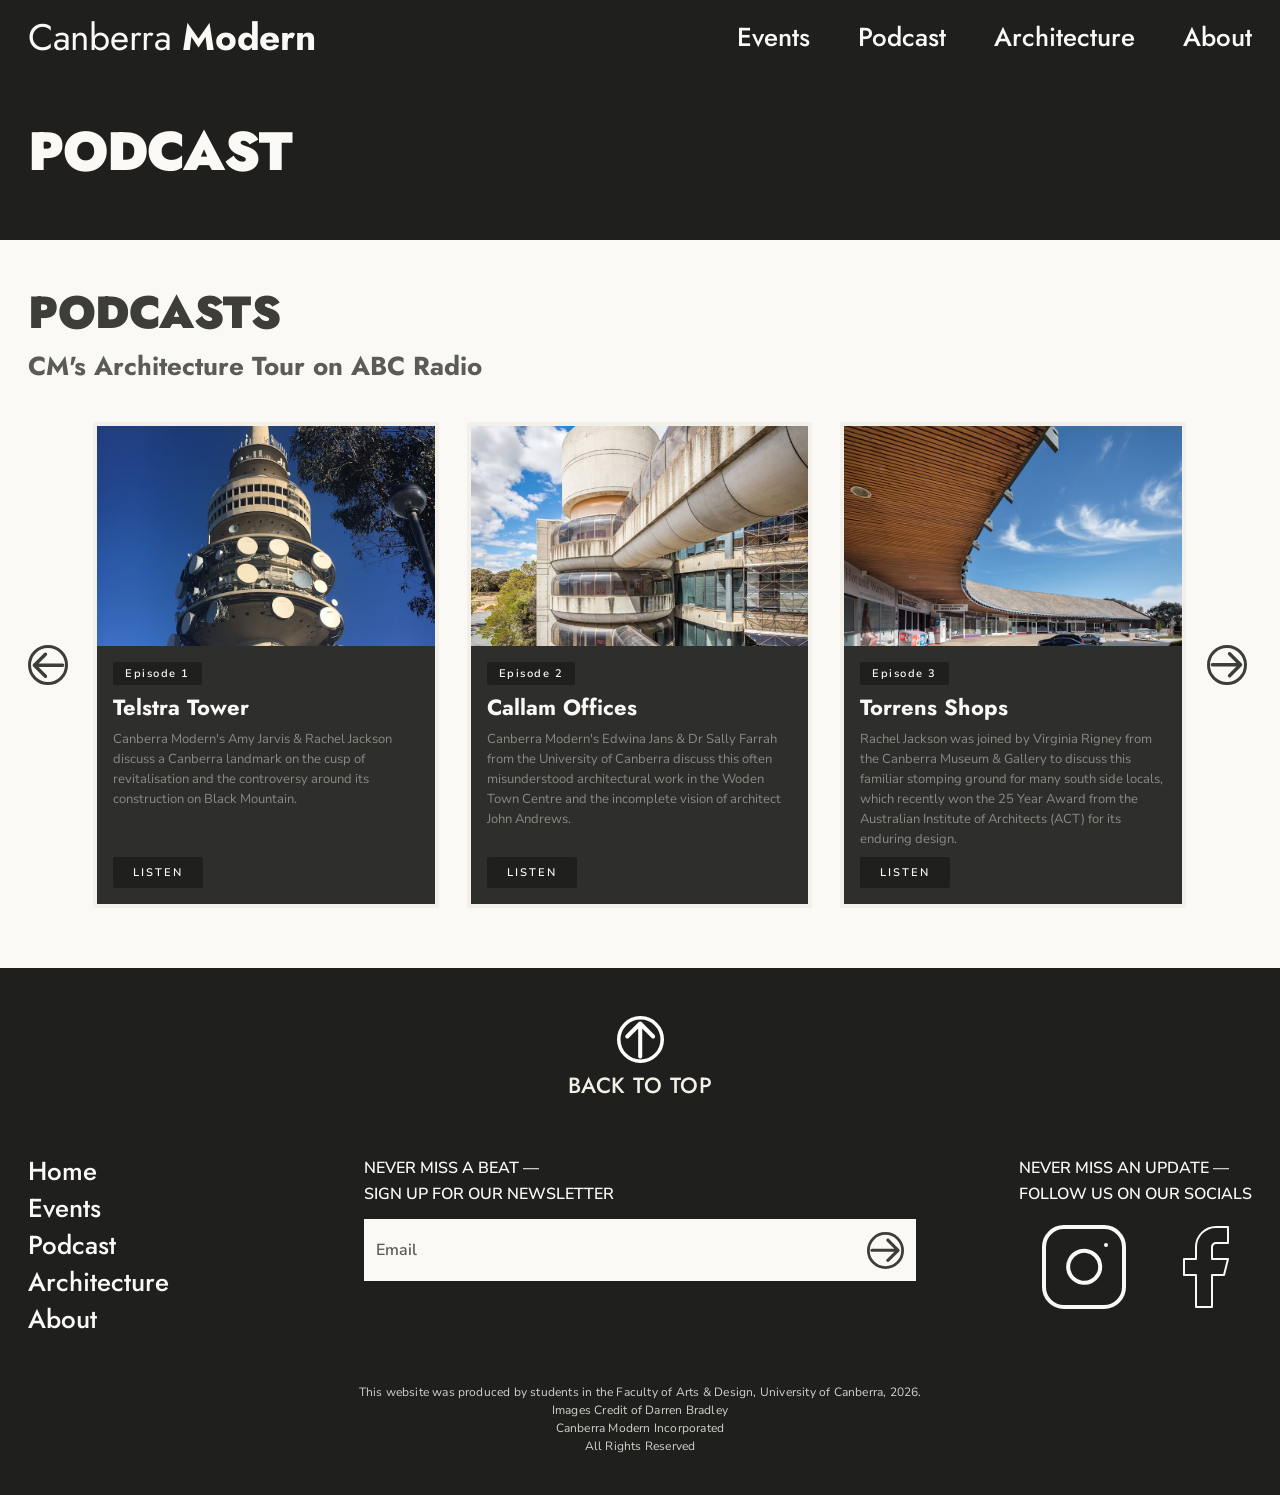
<file: media.html>
﻿<!DOCTYPE html>
<html lang="en">
<head>
  <meta charset="UTF-8">
  <meta name="viewport" content="width=device-width, initial-scale=1.0">
  <title>Canberra Modern — Podcast</title>
  <link rel="preconnect" href="https://fonts.googleapis.com">
  <link rel="preconnect" href="https://fonts.gstatic.com" crossorigin>
  <link href="https://fonts.googleapis.com/css2?family=Jost:wght@400;500;700;800;900&family=Nunito+Sans:ital,wght@0,400;0,600;1,400&display=swap" rel="stylesheet">
  <link rel="stylesheet" href="assets/css/styles.css">
</head>
<body>

  <!-- ===== PAGE HERO ===== -->
  <section class="page-hero">
    <nav class="navbar">
      <a href="index.html" class="logo"><span class="logo-regular">Canberra</span><span class="logo-bold"> Modern</span></a>
      <ul class="nav-links">
                       <li><a href="events.html">Events</a></li>
                        <li><a href="media.html">Podcast</a></li>
                                <li><a href="architecture.html">Architecture</a></li>

        <li><a href="about.html">About</a></li>
      </ul>
    </nav>
    <div class="page-hero-content">
      <h1 class="page-title">PODCAST</h1>
    </div>
  </section>

  <!-- ===== PODCASTS SECTION ===== -->
  <section class="podcast-section">
    <div class="events-inner">
      <h2 class="podcast-section-heading">PODCASTS</h2>
      <p class="podcast-featured-title">CM's Architecture Tour on ABC Radio</p>

      <div class="podcast-carousel-wrapper">
        <button class="podcast-arrow podcast-prev" id="podcastPrev" aria-label="Previous">
          <img src="assets/images/seemoreright.svg" alt="" class="arrow-light arrow-flip">
        </button>

        <div class="podcast-viewport">
          <div class="podcast-track" id="podcastTrack">

            <div class="podcast-card">
              <div class="podcast-card-image">
                <img src="assets/images/telstratower.avif" alt="Telstra Tower">
              </div>
              <div class="podcast-card-body">
                <span class="podcast-ep-tag">Episode 1</span>
                <h3 class="podcast-card-title">Telstra Tower</h3>
                <p class="podcast-card-desc">Canberra Modern's Amy Jarvis & Rachel Jackson discuss a Canberra landmark on the cusp of revitalisation and the controversy around its construction on Black Mountain.

</p>
                <a href="https://www.abc.net.au/listen/programs/canberra-mornings/architecture-tour-telstra-tower/103980872" class="podcast-listen-btn">LISTEN</a>
              </div>
            </div>

            <div class="podcast-card">
              <div class="podcast-card-image">
                <img src="assets/images/callumoffice.png" alt="Callam Offices">
              </div>
              <div class="podcast-card-body">
                <span class="podcast-ep-tag">Episode 2</span>
                <h3 class="podcast-card-title">Callam Offices</h3>
                <p class="podcast-card-desc">Canberra Modern's Edwina Jans & Dr Sally Farrah from the University of Canberra discuss this often misunderstood architectural work in the Woden Town Centre and the incomplete vision of architect John Andrews. 
</p>
                <a href="https://www.abc.net.au/listen/programs/canberra-mornings/architecture-tour-callam-offices/104008886" class="podcast-listen-btn">LISTEN</a>
              </div>
            </div>

            <div class="podcast-card">
              <div class="podcast-card-image">
                <img src="assets/images/torrensshop.avif" alt="Torrens Shops">
              </div>
              <div class="podcast-card-body">
                <span class="podcast-ep-tag">Episode 3</span>
                <h3 class="podcast-card-title">Torrens Shops</h3>
                <p class="podcast-card-desc">Rachel Jackson was joined by Virginia Rigney from the Canberra Museum & Gallery to discuss this familiar stomping ground for many south side locals, which recently won the 25 Year Award from the Australian Institute of Architects (ACT) for its enduring design. 
</p>
                <a href="https://www.abc.net.au/listen/programs/canberra-mornings/architecture-tour-torrens-shopping-centre/104038258#" class="podcast-listen-btn">LISTEN</a>
              </div>
            </div>

            <div class="podcast-card">
              <div class="podcast-card-image">
                <img src="assets/images/schoolofartdesign.webp" alt="School of Art & Design">
              </div>
              <div class="podcast-card-body">
                <span class="podcast-ep-tag">Episode 4</span>
                <h3 class="podcast-card-title">School of Art &amp; Design</h3>
                <p class="podcast-card-desc">Amy Jarvis & Rachel Jackson discuss an Art Deco icon of the cityscape, and its evolution from a high school to one of Australia's most prestigious art schools. 

</p>
                <a href="https://www.abc.net.au/listen/programs/canberra-mornings/architecture-tour-anu-school-of-art-and-design/104091434" class="podcast-listen-btn">LISTEN</a>
              </div>
            </div>

            <div class="podcast-card">
              <div class="podcast-card-image">
                <img src="assets/images/twighlightatchurchillhouse.png" alt="Churchill House">
              </div>
              <div class="podcast-card-body">
                <span class="podcast-ep-tag">Episode 5</span>
                <h3 class="podcast-card-title">Churchill House</h3>
                <p class="podcast-card-desc">Edwina Jans was joined by Ann Cleary from the University of Canberra to discuss this 'At Risk' piece of Canberra's architectural legacy and its design by eminent Australian architect Robin Boyd. 

</p>
                <a href="https://www.abc.net.au/listen/programs/canberra-mornings/architecture-tour-churchill-house/104118106" class="podcast-listen-btn">LISTEN</a>
              </div>
            </div>

            <div class="podcast-card">
              <div class="podcast-card-image">
                <img src="assets/images/formermlcbuilding.webp" alt="Former MLC Building">
              </div>
              <div class="podcast-card-body">
                <span class="podcast-ep-tag">Episode 6</span>
                <h3 class="podcast-card-title">Former MLC Building</h3>
                <p class="podcast-card-desc">Rachel Jackson was joined by Linda Roberts from the National Trust (ACT) to discuss Canberra's first multi-storey office building, which despite its revolutionary construction, has an uncanny ability to 'hide in plain sight'.

</p>
                <a href="https://www.abc.net.au/listen/programs/canberra-mornings/architecture-tour-canberra-s-first-multi-story-office-building/104154858" class="podcast-listen-btn">LISTEN</a>
              </div>
            </div>

            <div class="podcast-card">
              <div class="podcast-card-image">
                <img src="assets/images/urambivillage.webp" alt="Urambi Village">
              </div>
              <div class="podcast-card-body">
                <span class="podcast-ep-tag">Episode 7</span>
                <h3 class="podcast-card-title">Urambi Village</h3>
                <p class="podcast-card-desc">Edwina Jans & Urambi Resident/Heritage Architect David Hobbes discuss Canberra's first housing co-operative and the bumpy journey to establish and build this 1970s haven. 

</p>
                <a href="https://www.abc.net.au/listen/programs/canberra-mornings/architecture-tour-urambi-village-in-kambah/104199394" class="podcast-listen-btn">LISTEN</a>
              </div>
            </div>

            <div class="podcast-card">
              <div class="podcast-card-image">
                <img src="assets/images/wodenlibrary.webp" alt="Woden Library">
              </div>
              <div class="podcast-card-body">
                <span class="podcast-ep-tag">Episode 8</span>
                <h3 class="podcast-card-title">Woden Library &amp; Phillip Health Centre</h3>
                <p class="podcast-card-desc">Amy Jarvis was joined by architect and former National President of the Australian Institute of Architects Shannon Battisson to discuss one of Woden's architectural gems.  

</p>
                <a href="https://www.abc.net.au/listen/programs/canberra-mornings/architecture-tour-woden-library-and-health-centre/104206332" class="podcast-listen-btn">LISTEN</a>
              </div>
            </div>

            <div class="podcast-card">
              <div class="podcast-card-image">
                <img src="assets/images/aiaheadquarters.webp" alt="AIA Headquarters">
              </div>
              <div class="podcast-card-body">
                <span class="podcast-ep-tag">Episode 9</span>
                <h3 class="podcast-card-title">AIA Headquarters</h3>
                <p class="podcast-card-desc">Rachel Jackson & Executive Director of the Australian Institute of Architects (AIA), Rob Henry discuss the AIA Headquarters 2a Mugga Way, Red Hill - a building which many have seen and wondered just what is going on inside. 

</p>
                <a href="https://www.abc.net.au/listen/programs/canberra-mornings/architecture-tour-aia/104241890" class="podcast-listen-btn">LISTEN</a>
              </div>
            </div>

            <div class="podcast-card">
              <div class="podcast-card-image">
                <img src="assets/images/manningclarkhouse.webp" alt="Manning Clark House">
              </div>
              <div class="podcast-card-body">
                <span class="podcast-ep-tag">Episode 10</span>
                <h3 class="podcast-card-title">Manning Clark House</h3>
                <p class="podcast-card-desc">Amy Jarvis and Janet Wilson, Volunteer and former Committee Member of Manning Clark Inc discuss the this iconic Robin Boyd designed residence and the interesting characters who resided there. 

</p>
                <a href="https://www.abc.net.au/listen/programs/canberra-mornings/manning-clark-house/104262352" class="podcast-listen-btn">LISTEN</a>
              </div>
            </div>

            <div class="podcast-card">
              <div class="podcast-card-image">
                <img src="assets/images/highcourt.webp" alt="High Court">
              </div>
              <div class="podcast-card-body">
                <span class="podcast-ep-tag">Episode 11</span>
                <h3 class="podcast-card-title">High Court</h3>
                <p class="podcast-card-desc">Rachel Jackson and ACT Government Architect Catherine Townsend discuss this icon of brutalism and  worthy entry on the National Heritage List - also a personal favourite of Catherine's.

</p>
                <a href="https://www.abc.net.au/listen/programs/canberra-mornings/architecture-tour-high-court/104300064" class="podcast-listen-btn">LISTEN</a>
              </div>
            </div>

            <div class="podcast-card">
              <div class="podcast-card-image">
                <img src="assets/images/formercaraouselrestaurant.webp" alt="Former Carousel Restaurant">
              </div>
              <div class="podcast-card-body">
                <span class="podcast-ep-tag">Episode 12</span>
                <h3 class="podcast-card-title">Former Carousel Restaurant</h3>
                <p class="podcast-card-desc">Amy Jarvis discusses the Canberra landmark with a stunning view of the city and an interesting design story with links to Canberra's European migration history.

</p>
                <a href="https://www.abc.net.au/listen/programs/canberra-mornings/architecture-tour/104327358" class="podcast-listen-btn">LISTEN</a>
              </div>
            </div>

            <div class="podcast-card">
              <div class="podcast-card-image">
                <img src="assets/images/cinemacentre.webp" alt="Cinema Centre">
              </div>
              <div class="podcast-card-body">
                <span class="podcast-ep-tag">Episode 13</span>
                <h3 class="podcast-card-title">Cinema Centre</h3>
                <p class="podcast-card-desc">Edwina Jans & CMAG's Virginia Rigney discuss Taglietti's innovative design and the important contribution the Centre made to the cultural life of Canberra during the late twentieth century.

</p>
                <a href="https://www.abc.net.au/listen/programs/canberra-mornings/cinema-center/104550166" class="podcast-listen-btn">LISTEN</a>
              </div>
            </div>

            <div class="podcast-card">
              <div class="podcast-card-image">
                <img src="assets/images/canberrabusshelters.webp" alt="Canberra Bus Shelters">
              </div>
              <div class="podcast-card-body">
                <span class="podcast-ep-tag">Episode 14</span>
                <h3 class="podcast-card-title">Canberra Bus Shelters</h3>
                <p class="podcast-card-desc">Their image adorns everything from tea towels to postcards and they are also handy if you need to catch a bus. Amy Jarvis discusses this functional Canberra icon with Georgia Stynes. 

</p>
                <a href="http://abc.net.au/listen/programs/canberra-mornings/bus-shelters/104404990" class="podcast-listen-btn">LISTEN</a>
              </div>
            </div>

            <div class="podcast-card">
              <div class="podcast-card-image">
                <img src="assets/images/shinedome.jpg" alt="The Shine Dome">
              </div>
              <div class="podcast-card-body">
                <span class="podcast-ep-tag">Episode 15</span>
                <h3 class="podcast-card-title">The Shine Dome</h3>
                <p class="podcast-card-desc">The Australian Academy of Science's Shine Dome was designed by prominent architect Roy Grounds and was the â€˜Martian Embassyâ€™. Now on the National Heritage List, Rachel Jackson discusses this modernist icon with Emeritus Professor Hans Bachor. 

</p>
                <a href="https://www.abc.net.au/listen/programs/canberra-mornings/shine-dome/104550780" class="podcast-listen-btn">LISTEN</a>
              </div>
            </div>

            <div class="podcast-card">
              <div class="podcast-card-image">
                <img src="assets/images/benjaminhouse.webp" alt="Benjamin House">
              </div>
              <div class="podcast-card-body">
                <span class="podcast-ep-tag">Episode 16</span>
                <h3 class="podcast-card-title">Benjamin House</h3>
                <p class="podcast-card-desc">The Benjamin House, or Round House, is nestled in the Canberra suburb of Deakin and its innovative design by Alex Jelinek saw it awarded House of the Year in 1958. Amy Jarvis and former resident Roger Benjamin, Professor of Art History at the University of Sydney discuss this residential gem.

</p>
                <a href="https://www.abc.net.au/listen/programs/canberra-mornings/benjamin-house/104548668" class="podcast-listen-btn">LISTEN</a>
              </div>
            </div>

            <div class="podcast-card">
              <div class="podcast-card-image">
                <img src="assets/images/surveyorshut.6766917293233,cg_true" alt="Surveyors Hut">
              </div>
              <div class="podcast-card-body">
                <span class="podcast-ep-tag">Episode 17</span>
                <h3 class="podcast-card-title">Surveyors Hut</h3>
                <p class="podcast-card-desc">Coming soon.</p>
                <span class="podcast-coming-soon">COMING SOON</span>
              </div>
            </div>

            <div class="podcast-card">
              <div class="podcast-card-image">
                <img src="assets/images/scrivenerdam.avif" alt="Scrivener Dam">
              </div>
              <div class="podcast-card-body">
                <span class="podcast-ep-tag">Episode 18</span>
                <h3 class="podcast-card-title">Scrivener Dam</h3>
                <p class="podcast-card-desc">A brutal and functional piece of infrastructure, Scrivener Dam helped create Lake Burley Griffin and tells a story of the innovation and ingenuity of the mid-century. Edwina Jans discusses this engineering masterpiece with Georgia Stynes.

</p>
                <a href="https://www.abc.net.au/listen/programs/canberra-mornings/scrivener-dam/104551056" class="podcast-listen-btn">LISTEN</a>
              </div>
            </div>

            <div class="podcast-card">
              <div class="podcast-card-image">
                <img src="assets/images/nationalcarillon.png" alt="National Carillon">
              </div>
              <div class="podcast-card-body">
                <span class="podcast-ep-tag">Episode 19</span>
                <h3 class="podcast-card-title">National Carillon</h3>
                <p class="podcast-card-desc">Coming soon.</p>
                <span class="podcast-coming-soon">COMING SOON</span>
              </div>
            </div>

          </div>
        </div>

        <button class="podcast-arrow podcast-next" id="podcastNext" aria-label="Next">
          <img src="assets/images/seemoreright.svg" alt="" class="arrow-light">
        </button>
      </div>
    </div>
  </section>

  <!-- ===== FOOTER ===== -->
<footer id="newsletter">
    <div class="footer-top">
      <a href="#" class="back-to-top">
        <img src="assets/images/seemoreright.svg" alt="" class="back-to-top-icon">
        <span>BACK TO TOP</span>
      </a>
    </div>

    <div class="footer-body">
      <!-- Nav links -->
      <nav class="footer-nav">
        <a href="index.html">Home</a>
                <a href="events.html">Events</a>
        <a href="media.html">Podcast</a>
        <a href="architecture.html">Architecture</a>

        <a href="about.html">About</a>
      </nav>

      <!-- Newsletter -->
      <div class="footer-newsletter">
        <p class="newsletter-heading">NEVER MISS A BEAT —<br>SIGN UP FOR OUR NEWSLETTER</p>
        <form class="newsletter-form" onsubmit="return false;">
          <input type="email" placeholder="Email" class="newsletter-input" aria-label="Email address">
          <button type="submit" class="newsletter-submit" aria-label="Submit">
            <img src="assets/images/seemoreright.svg" alt="" class="submit-circle">
     
          </button>
        </form>
      </div>

      <!-- Social -->
      <div class="footer-social">
        <p class="social-heading">NEVER MISS AN UPDATE —<br>FOLLOW US ON OUR SOCIALS</p>
        <div class="footer-social-icons">
          <a href="#" aria-label="Instagram">
            <img src="assets/images/instagramlogo.svg" alt="Instagram">
          </a>
          <a href="#" aria-label="Facebook">
            <img src="assets/images/facebooklogo.svg" alt="Facebook">
          </a>
        </div>
      </div>
    </div>

    <p class="footer-copyright">This website was produced by students in the Faculty of Arts & Design, University of Canberra, 2026.<br>Images Credit of Darren Bradley<br>Canberra Modern Incorporated<br>All Rights Reserved<br></p>
  </footer>


  <!-- Mobile hamburger -->
  <button class="hamburger-btn" id="hamburgerBtn" aria-label="Open navigation">
    <span></span><span></span><span></span>
  </button>

  <div class="mobile-nav-overlay" id="mobileNavOverlay">
    <button class="mobile-nav-close" id="mobileNavClose" aria-label="Close">&#x2715;</button>
    <nav class="mobile-nav-links">
      <a href="index.html">Home</a>
            <a href="events.html">Events</a>
      <a href="media.html">Podcast</a>
      <a href="architecture.html">Architecture</a>
      <a href="about.html">About</a>
    </nav>
  </div>

  <script src="assets/js/javascript.js"></script>
</body>
</html>
</file>
<file: assets/css/styles.css>
﻿/* ===== RESET & BASE ===== */
*, *::before, *::after {
  box-sizing: border-box;
  margin: 0;
  padding: 0;
}

:root {
  --charcoal: #1F1F1D;
  --stone: #3D3D39;
  --slate: #5C5C57;
  --cream: #F2F0E9;
  --off-white: #FAF9F6;
  --tan: #D4D2CB;

  --font-heading: 'Jost', sans-serif;
  --font-body: 'Nunito Sans', sans-serif;
}

html {
  scroll-behavior: smooth;
}

body {
  font-family: var(--font-body);
  background-color: var(--cream);
  color: var(--stone);
}

a {
  text-decoration: none;
  color: inherit;
}

ul {
  list-style: none;
}

img {
  display: block;
  max-width: 100%;
}

/* ===== HERO SECTION ===== */
.hero {
  position: relative;
  width: 100%;
  min-height: 830px;
  background-color: var(--charcoal);
  overflow: hidden;
  padding-bottom: 60px;
}

/* ===== NAVBAR ===== */
.navbar {
  position: relative;
  z-index: 10;
  display: flex;
  align-items: center;
  justify-content: space-between;
  padding: 16px 28px;
  max-width: 1920px;
  margin: 0 auto;
}

.logo {
  font-family: var(--font-heading);
  font-size: 37px;
  line-height: 42px;
  letter-spacing: -0.3px;
  color: var(--off-white);
  white-space: nowrap;
}

.logo-regular {
  font-weight: 400;
}

.logo-bold {
  font-weight: 700;
}

.nav-links {
  display: flex;
  gap: 48px;
}

.nav-links a {
  font-family: var(--font-heading);
  font-weight: 500;
  font-size: 26px;
  line-height: 32px;
  color: var(--off-white);
  transition: opacity 0.2s;
}

.nav-links a:hover {
  opacity: 0.75;
}

.nav-right {
  display: flex;
  flex-direction: column;
  align-items: center;
  gap: 6px;
}

.social-icons {
  display: flex;
  align-items: center;
  gap: 11px;
}

.social-icon img {
  width: 45px;
  height: 45px;
  object-fit: contain;
}

.newsletter-btn {
  display: flex;
  align-items: center;
  gap: 6px;
  font-family: var(--font-body);
  font-weight: 600;
  font-size: 16px;
  line-height: 26px;
  color: var(--off-white);
  cursor: pointer;
  transition: opacity 0.2s;
}

.newsletter-btn:hover {
  opacity: 0.75;
}

.newsletter-arrow {
  width: 10px;
  height: 10px;
  object-fit: contain;
}

/* ===== HERO CONTENT ===== */
.hero-content {
  position: relative;
  max-width: 1920px;
  margin: 0 auto;
  min-height: 800px;
}

/* Left image — top left */
.hero-image-left {
  position: absolute;
  left: 42px;
  top: 86px;
  width: 323px;
  height: 273px;
  border: 6px solid var(--off-white);
  overflow: hidden;
}

.hero-image-left img {
  width: 100%;
  height: 100%;
  object-fit: cover;
}

/* Centered title */
.hero-title {
  position: absolute;
  left: 50%;
  transform: translateX(-50%);
  top: 341px;
  width: 776px;
  text-align: center;
  font-family: var(--font-heading);
  font-weight: 900;
  font-size: 54px;
  line-height: 58px;
  letter-spacing: -1px;
  color: var(--off-white);
}

/* Right image — lower right */
.hero-image-right {
  position: absolute;
  right: 43px;
  top: 459px;
  width: 479px;
  height: 322px;
  border: 6px solid var(--off-white);
  overflow: hidden;
}

.hero-image-right img {
  width: 100%;
  height: 100%;
  object-fit: cover;
}

/* Description — bottom left, left-aligned */
.hero-description {
  position: absolute;
  left: 26px;
  top: 666px;
  width: 378px;
  font-family: var(--font-body);
  font-weight: 400;
  font-size: 16px;
  line-height: 26px;
  color: var(--off-white);
  text-align: left;
}

/* ===== SECTIONS ===== */
.section {
  padding: 48px 28px 60px;
  max-width: 1920px;
  margin: 0 auto;
  width: 100%;
}

.section-title {
  font-family: var(--font-heading);
  font-weight: 800;
  font-size: 45px;
  line-height: 50px;
  letter-spacing: -0.5px;
  margin-bottom: 24px;
}

.section-title.dark {
  color: var(--stone);
}

.section-title.light {
  color: var(--off-white);
}

/* ===== FAVOURITES SECTION BACKGROUND ===== */
.favourites-section {
  background-color: var(--charcoal);
  max-width: 100%;
  padding-left: max(28px, calc(50vw - 932px));
  padding-right: max(28px, calc(50vw - 932px));
}

/* ===== CARDS CONTAINER ===== */
.cards-container {
  position: relative;
  border-radius: 54px;
  padding: 40px 56px;
  display: flex;
  align-items: center;
  gap: 24px;
  max-width: 1920px;
  margin: 0 auto;
}

.cards-container.light {
  background-color: var(--off-white);
}

.cards-container.cream {
  background-color: var(--off-white);
}

.cards-grid {
  display: grid;
  grid-template-columns: repeat(4, 1fr);
  gap: 28px;
  flex: 1;
  min-width: 0;
}

/* ===== EVENT CARDS ===== */
.event-card,
.fav-card,
.story-card {
  display: flex;
  flex-direction: column;
  gap: 3px;
}

.card-image-wrap {
  width: 100%;
  aspect-ratio: 1 / 1;
  overflow: hidden;
  border: 4px solid var(--stone);
}

.card-image-wrap img {
  width: 100%;
  height: 100%;
  object-fit: cover;
  display: block;
}

.card-title {
  font-family: var(--font-heading);
  font-weight: 700;
  font-size: 31px;
  line-height: 36px;
}

.card-title.dark {
  color: var(--stone);
}

.card-date {
  font-family: var(--font-heading);
  font-weight: 500;
  font-size: 26px;
  line-height: 32px;
  color: var(--stone);
  
}

/* ===== SEE MORE BUTTON ===== */
.see-more-btn {
  display: flex;
  flex-direction: column;
  align-items: center;
  gap: 8px;
  flex-shrink: 0;
  cursor: pointer;
  transition: opacity 0.2s;
}

.see-more-btn:hover {
  opacity: 0.7;
}

.see-more-btn img {
  width: 40px;
  height: 40px;
}

.see-more-btn span {
  font-family: var(--font-body);
  font-weight: 600;
  font-size: 13px;
  line-height: 20px;
  letter-spacing: 2px;
  text-transform: uppercase;
  color: var(--stone);
}

/* ===== FOOTER ===== */
footer {
  background-color: var(--charcoal);
  padding: 0 28px 40px;
}

.footer-top {
  display: flex;
  justify-content: center;
  padding: 48px 0 24px;
}

.back-to-top {
  display: flex;
  flex-direction: column;
  align-items: center;
  gap: 8px;
  cursor: pointer;
  color: var(--cream);
  font-family: var(--font-heading);
  font-weight: 500;
  font-size: 22px;
  line-height: 28px;
  letter-spacing: 0.5px;
  transition: opacity 0.2s;
}

.back-to-top:hover {
  opacity: 0.75;
}

.back-to-top-icon {
  width: 47px;
  height: 47px;
  transform: rotate(-90deg);
  filter: brightness(0) invert(1);
}

.footer-body {
  display: grid;
  grid-template-columns: 1fr 2fr 1fr;
  gap: 60px;
  max-width: 1920px;
  margin: 0 auto;
  padding: 32px 0 24px;
  align-items: start;
}

/* Footer Nav */
.footer-nav {
  display: flex;
  flex-direction: column;
  gap: 5px;
  color:var(--creamcream)
}

.footer-nav a {
  font-family: var(--font-heading);
  font-weight: 500;
  font-size: 26px;
  line-height: 32px;
  color: var(--off-white);
  transition: opacity 0.2s;
}

.footer-nav a:hover {
  opacity: 0.7;
}

/* Newsletter */
.footer-newsletter {
  display: flex;
  flex-direction: column;
  gap: 12px;
}

.newsletter-heading {
  font-family: var(--font-body);
  font-weight: 600;
  font-size: 16px;
  line-height: 26px;
  color: var(--off-white);
}

.newsletter-form {
  display: flex;
  align-items: center;
  background-color: var(--off-white);
  position: relative;
  height: 62px;
}

.newsletter-input {
  flex: 1;
  height: 100%;
  border: none;
  background: transparent;
  font-family: var(--font-body);
  font-weight: 600;
  font-size: 16px;
  color: var(--slate);
  padding: 0 60px 0 12px;
  outline: none;
}

.newsletter-input::placeholder {
  color: var(--slate);
}

.newsletter-submit {
  position: absolute;
  right: 0;
  top: 0;
  height: 62px;
  width: 62px;
  background: none;
  border: none;
  cursor: pointer;
  display: flex;
  align-items: center;
  justify-content: center;
  transition: opacity 0.2s;
}

.newsletter-submit:hover {
  opacity: 0.75;
}

.submit-circle {
  position: absolute;
  width: 37px;
  height: 37px;
}

.submit-arrow {
  position: relative;
  width: 19px;
  height: auto;
  z-index: 1;
}

/* Social */
.footer-social {
  display: flex;
  flex-direction: column;
  gap: 12px;
  align-items: flex-end;
}

.social-heading {
     font-family: var(--font-body);
    font-weight: 600;
    font-size: 16px;
    line-height: 26px;
    color: var(--off-white);

}

.footer-social-icons {
  display: flex;
  gap: 24px;
  align-items: center;
}

.footer-social-icons a img {
  width: 96px;
  height: 96px;
  object-fit: contain;
}

/* Copyright */
.footer-copyright {
  text-align: center;
  font-family: var(--font-body);
  font-weight: 400;
  font-size: 12px;
  line-height: 18px;
  letter-spacing: 0.2px;
  color: var(--tan);
  margin-top: 24px;
}

/* ===== HAMBURGER / MOBILE NAV ===== */
.hamburger-btn {
  display: none;
  position: fixed;
  bottom: 24px;
  left: 20px;
  z-index: 200;
  width: 55px;
  height: 55px;
  border-radius: 50%;
  background-color: var(--off-white);
  border: none;
  cursor: pointer;
  flex-direction: column;
  align-items: center;
  justify-content: center;
  gap: 5px;
  box-shadow: 0 2px 12px rgba(0, 0, 0, 0.25);
}

.hamburger-btn span {
  display: block;
  width: 22px;
  height: 3px;
  background-color: var(--charcoal);
  border-radius: 2px;
}

.mobile-nav-overlay {
  display: none;
  position: fixed;
  inset: 0;
  background-color: var(--charcoal);
  z-index: 300;
  flex-direction: column;
  align-items: center;
  justify-content: center;
  gap: 32px;
}

.mobile-nav-overlay.open {
  display: flex;
}

.mobile-nav-close {
  position: absolute;
  bottom: 24px;
  left: 20px;
  background: none;
  border: none;
  color: var(--off-white);
  font-size: 32px;
  line-height: 1;
  cursor: pointer;
}

.mobile-nav-links {
  display: flex;
  flex-direction: column;
  align-items: center;
  gap: 28px;
}

.mobile-nav-links a {
  font-family: var(--font-heading);
  font-weight: 500;
  font-size: 32px;
  line-height: 38px;
  color: var(--off-white);
  transition: opacity 0.2s;
}

.mobile-nav-links a:hover {
  opacity: 0.7;
}

/* ===== PAGE HERO (About, Architecture, Events, Media) ===== */
.page-hero {
  background-color: var(--charcoal);
  padding-bottom: 60px;
}

.page-hero-content {
  max-width: 1920px;
  margin: 0 auto;
  padding: 48px 28px 0;
}

.page-title {
  font-family: var(--font-heading);
  font-weight: 900;
  font-size: 54px;
  line-height: 58px;
  letter-spacing: -1px;
  color: var(--off-white);
}

.nav-active {
  color: var(--slate) !important;
}

/* ===== ABOUT SECTIONS ===== */
.about-section {
  width: 100%;
}

.about-section.dark-bg {
  background-color: var(--charcoal);
}

.about-section.light-bg {
  background-color: var(--cream);
}

.about-inner {
  max-width: 1920px;
  margin: 0 auto;
  display: grid;
  grid-template-columns: 1fr 1fr;
  gap: 40px;
  align-items: start;
}
.about-text{padding: 30px 30px 30px 30px;}

.about-heading {
  font-family: var(--font-heading);
  font-weight: 900;
  font-size: 54px;
  line-height: 58px;
  letter-spacing: -1px;
  margin-bottom: 28px;
}

.about-heading.light { color: var(--off-white); }
.about-heading.dark  { color: var(--stone); }

.about-body {
  font-family: var(--font-body);
  font-weight: 400;
  font-size: 18px;
  line-height: 30px;
  margin-bottom: 20px;
}

.about-body:last-child { margin-bottom: 0; }
.about-body.light { color: var(--off-white); }
.about-body.dark  { color: var(--stone); }

.about-image {
  width: 100%;
  height: 100%;
  overflow: hidden;
}

.about-image img {
  width: 100%;
  height: 100%;
  object-fit: cover;
}

/* ===== PARTNER ROWS ===== */
.partners-inner {
  max-width: 1920px;
  margin: 0 auto;
  padding: 60px 0 60px;
}

.partners-heading {
  padding: 0 28px 40px;
  font-family: var(--font-heading);
  font-weight: 900;
  font-size: 54px;
  line-height: 58px;
  letter-spacing: -1px;
  color: var(--off-white);
}

.partner-row {
  display: flex;
  align-items: center;
  padding: 0 28px;
  min-height: 85px;
}

.partner-row:nth-child(odd)  { background-color: #2e2e2c; }
.partner-row:nth-child(even) { background-color: #1f1f1e; }

.partner-name {
  font-family: var(--font-body);
  font-weight: 700;
  font-size: 16px;
  line-height: 26px;
  color: var(--off-white);
  width: 260px;
  flex-shrink: 0;
}

.partner-divider {
  width: 1px;
  height: 56px;
  background-color: rgba(181, 180, 174, 0.2);
  flex-shrink: 0;
  margin: 0 20px;
}

.partner-desc {
  flex: 1;
  font-family: var(--font-body);
  font-weight: 400;
  font-size: 15px;
  line-height: 24px;
  color: #b5b4ae;
  overflow: hidden;
  display: -webkit-box;
  -webkit-line-clamp: 2;
  line-clamp: 2;
  -webkit-box-orient: vertical;
}

.visit-btn {
  display: inline-block;
  background-color: var(--slate);
  color: var(--off-white);
  font-family: var(--font-body);
  font-weight: 600;
  font-size: 11px;
  letter-spacing: 2px;
  text-transform: uppercase;
  padding: 8px 16px;
  border-radius: 2px;
  flex-shrink: 0;
  margin-left: 20px;
  transition: opacity 0.2s;
}

.visit-btn:hover { opacity: 0.8; }

/* ===== SIMILAR ORGANISATIONS ===== */
.orgs-inner {
  max-width: 1920px;
  margin: 0 auto;
  padding: 60px 28px;
}

.orgs-heading {
  font-family: var(--font-heading);
  font-weight: 900;
  font-size: 54px;
  line-height: 58px;
  letter-spacing: -1px;
  color: var(--stone);
  margin-bottom: 40px;
}

.org-grid {
  display: grid;
  grid-template-columns: repeat(3, 1fr);
  gap: 24px;
}

.org-card {
  background-color: var(--off-white);
  border: 1px solid rgba(181, 180, 174, 0.5);
  border-radius: 2px;
  overflow: hidden;
  padding: 23px;
  position: relative;
  padding-top: 26px;
}

.org-card::before {
  content: '';
  position: absolute;
  top: 0;
  left: 0;
  right: 0;
  height: 3px;
  background-color: var(--stone);
}

.org-card-title {
  font-family: var(--font-heading);
  font-weight: 700;
  font-size: 31px;
  line-height: 36px;
  letter-spacing: -0.2px;
  color: var(--stone);
  margin-bottom: 12px;
}

.org-card-desc {
  font-family: var(--font-body);
  font-weight: 400;
  font-size: 16px;
  line-height: 26px;
  color: var(--slate);
  margin-bottom: 16px;
  min-height: 52px;
}

.org-card .visit-btn {
  background-color: var(--stone);
  margin-left: 0;
}

/* ===== ARCHITECTURE BUILDING SHOWCASE ===== */
.arch-showcase {
  background-color: var(--charcoal);
  padding: 40px 0 60px;
}

.building-scroll-wrapper {
  overflow-x: auto;
  overflow-y: hidden;
  scrollbar-width: none;
  -ms-overflow-style: none;
  padding-bottom: 32px;
  cursor: grab;
}

.building-scroll-wrapper:active {
  cursor: grabbing;
}

.building-scroll-wrapper::-webkit-scrollbar {
  display: none;
}

.building-scroll {
  display: flex;
  gap: 60px;
  width: 100%;
  padding-left: max(28px, calc(50vw - 692px));
  padding-right: max(28px, calc(50vw - 692px));}
  

.building-card {
  width: 680px;
  flex-shrink: 0;
}

.building-card-top {
  height: 230px;
  display: flex;
  flex-direction: column;
  justify-content: flex-start;
}

.building-number {
  font-family: var(--font-heading);
  font-weight: 500;
  font-size: 26px;
  line-height: 32px;
  color: var(--off-white);
  margin-bottom: 8px;
}

.building-name-large {
  font-family: var(--font-heading);
  font-weight: 900;
  font-size: 54px;
  line-height: 58px;
  letter-spacing: -1px;
  color: var(--off-white);
  margin-bottom: 12px;
}

.at-risk-label {
  font-family: var(--font-heading);
  font-weight: 500;
  font-size: 26px;
  line-height: 32px;
  color: var(--off-white);
  margin-bottom: 16px;
}

.building-photo {
  width: 100%;
  height: 480px;
  border: 4px solid var(--off-white);
  overflow: hidden;
  margin-bottom: 16px;
}

.building-photo img {
  width: 100%;
  height: 100%;
  object-fit: cover;
}

.building-caption-name {
  font-family: var(--font-heading);
  font-weight: 700;
  font-size: 31px;
  line-height: 36px;
  letter-spacing: -0.2px;
  color: var(--off-white);
  margin-bottom: 4px;
}

.building-caption-meta {
  font-family: var(--font-body);
  font-weight: 400;
  font-size: 16px;
  line-height: 26px;
  color: var(--off-white);
}

.building-caption-address {
  font-family: var(--font-body);
  font-weight: 400;
  font-size: 14px;
  line-height: 22px;
  color: var(--tan);
  margin-bottom: 2px;
}

.building-caption-note {
  font-family: var(--font-body);
  font-weight: 400;
  font-size: 13px;
  line-height: 20px;
  color: #8a8a84;
  margin-top: 8px;
  font-style: italic;
}

/* Scroll progress dots */
.scroll-dots {
  display: flex;
  justify-content: center;
  gap: 8px;
  padding: 0 28px;
  margin-top: 8px;
}

.scroll-dot {
  width: 10px;
  height: 10px;
  border-radius: 50%;
  background-color: var(--slate);
  transition: background-color 0.2s;
  flex-shrink: 0;
}

.scroll-dot.active {
  background-color: var(--off-white);
}

/* ===== EVENTS PAGE ===== */
.events-section.light-bg { background-color: var(--cream); }
.events-section.dark-bg  { background-color: var(--charcoal); }

.events-inner {
  max-width: 1920px;
  margin: 0 auto;
  padding: 48px 28px 60px;
}

.events-heading {
  font-family: var(--font-heading);
  font-weight: 900;
  font-size: 45px;
  line-height: 50px;
  letter-spacing: -0.5px;
  margin-bottom: 32px;
}
.events-heading.dark    { color: var(--stone); }
.events-heading.charcoal { color: var(--charcoal); }
.events-heading.light   { color: var(--off-white); }

.events-grid {
  display: flex;
  flex-wrap: wrap;
  gap: 42px;
  align-items: stretch;
}

.events-grid > .event-card-large {
  flex: 0 0 calc(33.333% - 28px);
  min-width: 0;
}

.events-see-more {
  display: flex;
  flex-direction: column;
  align-items: center;
  justify-content: center;
  gap: 8px;
  flex-shrink: 0;
  cursor: pointer;
  transition: opacity 0.2s;
  text-decoration: none;
}

.events-see-more:hover { opacity: 0.7; }

.events-see-more img {
  width: 40px;
  height: 40px;
}

.events-see-more span {
  font-family: var(--font-body);
  font-weight: 600;
  font-size: 13px;
  letter-spacing: 2px;
  text-transform: uppercase;
  color: var(--stone);
}

.events-see-more--light span { color: var(--off-white); }

/* ===== FEATURED EVENT SECTION ===== */
.featured-event-section {
  display: flex;
  height: 560px;
  background-color: var(--cream);
  max-width: 1920px;
  margin: 0 auto;
}

.featured-event-image-col {
  position: relative;
  width: 42%;
  flex-shrink: 0;
  overflow: hidden;
  background-color: #dad8d1;
}

.featured-event-image-col img {
  width: 100%;
  height: 100%;
  object-fit: cover;
}

.featured-event-badge {
  position: absolute;
  top: 32px;
  left: 32px;
  background-color: #111110;
  color: var(--off-white);
  font-family: var(--font-body);
  font-weight: 600;
  font-size: 11px;
  letter-spacing: 2px;
  text-transform: uppercase;
  padding: 8px 18px;
  border-radius: 2px;
  z-index: 1;
}

.featured-event-content-col {
  flex: 1;
  padding: 60px 60px 48px;
  display: flex;
  flex-direction: column;
  justify-content: center;
  gap: 0;
  overflow: hidden;
}

.featured-dont-miss {
  font-family: var(--font-body);
  font-weight: 600;
  font-size: 12px;
  letter-spacing: 3px;
  color: #8a8a84;
  text-transform: uppercase;
  margin-bottom: 16px;
}

.featured-event-title {
  font-family: var(--font-heading);
  font-weight: 900;
  font-size: 54px;
  line-height: 58px;
  letter-spacing: -1.5px;
  color: #111110;
  margin-bottom: 20px;
}

.featured-divider {
  border: none;
  border-top: 1px solid rgba(181, 180, 174, 0.4);
  margin-bottom: 16px;
}

.featured-event-date-text {
  font-family: var(--font-heading);
  font-weight: 700;
  font-size: 16px;
  color: #111110;
  margin-bottom: 4px;
}

.featured-event-time,
.featured-event-place {
  font-family: var(--font-body);
  font-size: 14px;
  color: #8a8a84;
  margin-bottom: 4px;
}

.featured-event-place { margin-bottom: 16px; }

.featured-event-desc {
  font-family: var(--font-body);
  font-size: 14px;
  line-height: 22px;
  color: var(--stone);
  margin-bottom: 12px;
}

.featured-event-meta {
  font-family: var(--font-body);
  font-weight: 600;
  font-size: 13px;
  color: #8a8a84;
  margin-bottom: 24px;
}

.featured-event-actions {
  display: flex;
  align-items: center;
  gap: 32px;
}

.featured-register-btn {
  background-color: #111110;
  color: var(--off-white);
  font-family: var(--font-body);
  font-weight: 600;
  font-size: 14px;
  letter-spacing: 2px;
  text-transform: uppercase;
  padding: 16px 32px;
  border-radius: 2px;
  text-decoration: none;
  transition: opacity 0.2s;
}

.featured-register-btn:hover { opacity: 0.8; }

.featured-see-all {
  font-family: var(--font-body);
  font-weight: 600;
  font-size: 13px;
  letter-spacing: 1.5px;
  color: #8a8a84;
  text-transform: uppercase;
  text-decoration: none;
  transition: opacity 0.2s;
}

.featured-see-all:hover { opacity: 0.7; }

/* Event card */
.event-card-large {
  border: 4px solid var(--stone);
  border-radius: 2px;
  overflow: hidden;
  background-color: #e8e6df;
  display: flex;
  flex-direction: column;
}

.event-card-large.past {
  background-color: #2e2e2c;
  border-color: var(--off-white);
}

.event-card-image {
  position: relative;
  height: 260px;
  overflow: hidden;
  flex-shrink: 0;
}

.event-card-image img {
  width: 100%;
  height: 100%;
  object-fit: cover;
  display: block;
}

.past-event-label {
  position: absolute;
  top: 12px;
  left: 12px;
  background-color: var(--stone);
  color: var(--off-white);
  font-family: var(--font-body);
  font-weight: 600;
  font-size: 10px;
  letter-spacing: 1.5px;
  text-transform: uppercase;
  padding: 5px 12px;
  border-radius: 2px;
  z-index: 1;
}

.event-card-body {
  padding: 12px 16px 16px;
  display: flex;
  flex-direction: column;
  gap: 6px;
  flex: 1;
}

.event-date-tag {
  display: inline-block;
  background-color: #2e2e2b;
  color: var(--off-white);
  font-family: var(--font-body);
  font-weight: 400;
  font-size: 15px;
  line-height: 24px;
  padding: 2px 16px;
  border-radius: 2px;
  align-self: flex-start;
}

.event-date-tag.light {
  background-color: var(--off-white);
  color: #111110;
}

.event-title-med {
  font-family: var(--font-heading);
  font-weight: 500;
  font-size: 26px;
  line-height: 32px;
  color: var(--stone);
}

.event-title-med.light { color: var(--off-white); }

.event-venue {
  font-family: var(--font-body);
  font-weight: 400;
  font-size: 13px;
  line-height: 20px;
  color: #8a8a84;
}

.register-btn {
  display: inline-block;
  align-self: flex-end;
  margin-top: auto;
  background-color: #2e2e2b;
  color: var(--off-white);
  font-family: var(--font-body);
  font-weight: 600;
  font-size: 13px;
  letter-spacing: 2px;
  text-transform: uppercase;
  padding: 9px 20px;
  border-radius: 2px;
  transition: opacity 0.2s;
}

.register-btn:hover { opacity: 0.8; }

.view-highlights {
  font-family: var(--font-body);
  font-weight: 600;
  font-size: 12px;
  letter-spacing: 0.5px;
  color: #8a8a84;
  margin-top: auto;
  transition: opacity 0.2s;
}

.view-highlights:hover { opacity: 0.7; }

/* Highlights carousel */
.highlights-inner {
  max-width: 80%;
  margin: 0 auto;
  padding: 48px 28px 60px;
}

.highlights-carousel {
  display: flex;
  align-items: center;
  gap: 24px;
  width: 80%;
  margin: 0 auto;
}

.highlights-viewport {
  overflow-x: scroll;
  scroll-snap-type: x mandatory;
  scrollbar-width: none;
  -ms-overflow-style: none;
  flex: 1;
}

.highlights-viewport::-webkit-scrollbar {
  display: none;
}

.highlights-track {
  display: flex;
}

.highlight-slide {
  flex: 0 0 100%;
  height: 560px;
  scroll-snap-align: start;
}

.highlight-slide img {
  width: 100%;
  height: 100%;
  object-fit: cover;
}

.highlights-prev,
.highlights-next {
  background: none;
  border: none;
  cursor: pointer;
  width: 45px;
  height: 45px;
  flex-shrink: 0;
  transition: opacity 0.2s;
}

.highlights-prev:hover,
.highlights-next:hover { opacity: 0.7; }

.highlights-prev img {
  width: 100%;
  height: 100%;
  transform: rotate(180deg);
}

.highlights-next img {
  width: 100%;
  height: 100%;
}

/* Dot progress bar — circles on a line */
.highlights-dots {
  display: flex;
  align-items: center;
  justify-content: space-between;
  margin-top: 24px;
  position: relative;
  width: 80%;
  margin-left: auto;
  margin-right: auto;
}

.highlights-dots::before {
  content: '';
  position: absolute;
  top: 50%;
  left: 0;
  right: 0;
  height: 1.5px;
  background-color: var(--stone);
  transform: translateY(-50%);
}

.highlights-dot {
  width: 20px;
  height: 20px;
  border-radius: 50%;
  border: 2px solid var(--stone);
  background-color: var(--cream);
  cursor: pointer;
  position: relative;
  z-index: 1;
  flex-shrink: 0;
  transition: background-color 0.2s;
}

.highlights-dot.active {
  background-color: var(--stone);
}

.highlights-dot {
  width: 22px;
  height: 22px;
  border-radius: 50%;
  background-color: var(--tan);
  cursor: pointer;
  transition: background-color 0.2s;
  flex-shrink: 0;
}

.highlights-dot.active { background-color: var(--stone); }

/* ===== MEDIA PAGE ===== */
.media-featured-title {
  font-family: var(--font-heading);
  font-weight: 700;
  font-size: 37px;
  line-height: 42px;
  letter-spacing: -0.3px;
  color: var(--stone);
  max-width: 994px;
  margin-bottom: 40px;
}

.episode-tag {
  position: absolute;
  top: 12px;
  left: 12px;
  background-color: var(--charcoal);
  color: var(--off-white);
  font-family: var(--font-body);
  font-weight: 600;
  font-size: 11px;
  letter-spacing: 1.5px;
  padding: 4px 12px;
  border-radius: 2px;
  z-index: 1;
}

.media-card .event-card-image {
  position: relative;
}

.media-see-more {
  display: flex;
  justify-content: flex-end;
  margin-top: 24px;
}

.media-see-more-btn {
  display: flex;
  flex-direction: column;
  align-items: center;
  gap: 6px;
  cursor: pointer;
  transition: opacity 0.2s;
  text-decoration: none;
}

.media-see-more-btn:hover { opacity: 0.7; }

.media-see-more-btn img {
  width: 40px;
  height: 40px;
}

.media-see-more-btn span {
  font-family: var(--font-body);
  font-weight: 600;
  font-size: 13px;
  letter-spacing: 2px;
  text-transform: uppercase;
  color: var(--stone);
}

.media-see-more-btn.light span { color: var(--off-white); }

.see-more-light {
  filter: brightness(0) invert(1);
}

/* Patron section */
.patron-section {
  background-color: var(--cream);
}

.patron-inner {
  display: flex;
  gap: 60px;
  align-items: flex-start;
  padding: 20px 0;
}

.patron-image {
  flex-shrink: 0;
  width: 380px;
  height: 480px;
  overflow: hidden;
  border: 6px solid var(--stone);
}

.patron-image img {
  width: 100%;
  height: 100%;
  object-fit: cover;
  object-position: top;
}

.patron-content {
  flex: 1;
}

.patron-label {
  font-family: var(--font-body);
  font-weight: 600;
  font-size: 13px;
  letter-spacing: 2px;
  color: var(--slate);
  margin-bottom: 12px;
  text-transform: uppercase;
}

.patron-name {
  font-family: var(--font-heading);
  font-weight: 900;
  font-size: 54px;
  line-height: 58px;
  letter-spacing: -1px;
  color: var(--charcoal);
  margin-bottom: 8px;
}

.patron-subtitle {
  font-family: var(--font-heading);
  font-weight: 500;
  font-size: 22px;
  line-height: 28px;
  color: var(--slate);
  margin-bottom: 28px;
}

.patron-bio {
  font-family: var(--font-body);
  font-weight: 400;
  font-size: 16px;
  line-height: 26px;
  color: var(--stone);
  margin-bottom: 16px;
}

/* ===== PODCAST CAROUSEL ===== */
.podcast-section {
  background-color: var(--off-white);
  padding: 0;
}

.podcast-section-heading {
  font-family: var(--font-heading);
  font-weight: 900;
  font-size: 45px;
  line-height: 50px;
  letter-spacing: -0.5px;
  color: var(--stone);
  margin-bottom: 12px;
}

.podcast-featured-title {
  font-family: var(--font-heading);
  font-weight: 700;
  font-size: 26px;
  line-height: 32px;
  color: var(--slate);
  margin-bottom: 40px;
}

.podcast-carousel-wrapper {
  display: flex;
  align-items: center;
  gap: 20px;
}

.podcast-viewport {
  overflow-x: scroll;
  scroll-snap-type: x mandatory;
  scrollbar-width: none;
  -ms-overflow-style: none;
  flex: 1;
}

.podcast-viewport::-webkit-scrollbar {
  display: none;
}

.podcast-track {
  display: flex;
  gap: 28px;
}

.podcast-card {
  flex: 0 0 calc(33.333% - 19px);
  scroll-snap-align: start;
  background-color: #2e2e2c;
  border: 4px solid var(--cream);
  border-radius: 2px;
  overflow: hidden;
  display: flex;
  flex-direction: column;
}

.podcast-card-image {
  width: 100%;
  height: 220px;
  overflow: hidden;
}

.podcast-card-image img {
  width: 100%;
  height: 100%;
  object-fit: cover;
}

.podcast-card-body {
  padding: 16px;
  display: flex;
  flex-direction: column;
  gap: 8px;
  flex: 1;
}

.podcast-ep-tag {
  display: inline-block;
  background-color: var(--charcoal);
  color: var(--off-white);
  font-family: var(--font-body);
  font-weight: 600;
  font-size: 11px;
  letter-spacing: 1.5px;
  padding: 4px 12px;
  border-radius: 2px;
  width: fit-content;
}

.podcast-card-title {
  font-family: var(--font-heading);
  font-weight: 700;
  font-size: 22px;
  line-height: 28px;
  color: var(--off-white);
}

.podcast-card-desc {
  font-family: var(--font-body);
  font-size: 13px;
  line-height: 20px;
  color: #8a8a84;
  flex: 1;
}

.podcast-listen-btn {
  display: inline-block;
  background-color: var(--charcoal);
  color: var(--off-white);
  font-family: var(--font-body);
  font-weight: 600;
  font-size: 11px;
  letter-spacing: 2px;
  padding: 8px 20px;
  border-radius: 2px;
  text-decoration: none;
  width: fit-content;
  transition: opacity 0.2s;
}

.podcast-listen-btn:hover { opacity: 0.75; }

.podcast-coming-soon {
  font-family: var(--font-body);
  font-weight: 600;
  font-size: 11px;
  letter-spacing: 2px;
  color: #8a8a84;
  text-transform: uppercase;
}

.podcast-arrow {
  background: none;
  border: none;
  cursor: pointer;
  width: 45px;
  height: 45px;
  flex-shrink: 0;
  transition: opacity 0.2s;
}

.podcast-arrow:hover { opacity: 0.7; }

.arrow-flip {
  transform: rotate(180deg);
}

/* ===== TABLET RESPONSIVE ===== */
@media (min-width: 769px) and (max-width: 1024px) {

  /* ---- NAVBAR ---- */
  .nav-links {
    gap: 24px;
  }

  .nav-links a {
    font-size: 18px;
    line-height: 24px;
  }

  .logo {
    font-size: 28px;
  }

  /* ---- HERO ---- */
  .hero {
    min-height: 700px;
  }

  .hero-content {
    min-height: 660px;
  }

  .hero-image-left {
    width: 220px;
    height: 186px;
    left: 28px;
    top: 70px;
  }

  .hero-title {
    font-size: 42px;
    line-height: 48px;
    width: 560px;
    top: 270px;
  }

  .hero-image-right {
    width: 320px;
    height: 216px;
    right: 28px;
    top: 370px;
  }

  .hero-description {
    top: 550px;
    width: 320px;
    font-size: 15px;
    line-height: 24px;
  }

  /* ---- SECTIONS ---- */
  .section-title {
    font-size: 36px;
    line-height: 42px;
  }

  /* ---- CARDS ---- */
  .cards-grid {
    grid-template-columns: repeat(2, 1fr);
  }

  /* ---- PAGE TITLES ---- */
  .page-title {
    font-size: 42px;
    line-height: 50px;
  }

  /* ---- ABOUT ---- */
  .about-heading {
    font-size: 38px;
    line-height: 44px;
  }

  .about-body {
    font-size: 16px;
    line-height: 26px;
  }

  .partners-heading,
  .orgs-heading {
    font-size: 38px;
    line-height: 44px;
  }

  /* ---- ORG GRID ---- */
  .org-grid {
    grid-template-columns: repeat(2, 1fr);
  }

  /* ---- FOOTER ---- */
  .footer-body {
    grid-template-columns: 1fr 1fr;
    gap: 32px;
  }

  .footer-social {
    grid-column: span 2;
    align-items: flex-start;
  }

  .footer-nav a {
    font-size: 20px;
    line-height: 28px;
  }
}

/* ===== MOBILE RESPONSIVE ===== */
@media (max-width: 768px) {

  /* Hamburger */
  .hamburger-btn {
    display: flex;
  }

  /* ---- NAVBAR ---- */
  .nav-links {
    display: none;
  }

  .navbar {
    padding: 14px 16px;
    flex-direction: column;
    align-items: center;
    gap: 12px;
  }

  .logo {
    font-size: 40px;
    line-height: 32px;
  }

  .social-icon img {
    width: 32px;
    height: 32px;
  }

  .newsletter-btn {
    font-size: 13px;
  }

  .newsletter-arrow {
    width: 8px;
    height: 8px;
  }

  /* ---- HERO ---- */
  .hero {
    min-height: auto;
    padding-bottom: 40px;
    
  }

  .hero-content {
    position: static;
    max-width: 1920%;
    padding: 20px 20px 40px;
    min-height: auto;
    display: flex;
    flex-direction: column;
    align-items: center;
    gap: 24px;
  }

  .hero-image-left {
    position: static;
    width: 297px;
    height: 212px;
    border-width: 4px;
  }

  .hero-title {
    position: static;
    left: auto;
    top: auto;
    transform: none;
    width: 100%;
    max-width: 361px;
    font-size: 31px;
    font-weight: 700;
    line-height: 36px;
    letter-spacing: -0.2px;
    text-align: center;
  }

  .hero-image-right {
    position: static;
    right: auto;
    top: auto;
    width: 100%;
    height: 220px;
    border-width: 3px;
  }

  .hero-description {
    position: static;
    left: auto;
    top: auto;
    width: 100%;
    max-width: 361px;
    font-size: 18px;
    line-height: 30px;
    text-align: left;
  }

  /* ---- SECTIONS ---- */
  .section {
    padding: 32px 20px 40px;
    max-width: 1920px;
    margin: 0;
  }

  .section-title {
    font-size: 38px;
    line-height: 44px;
  }

  .favourites-section {
    padding: 32px 20px 40px;
  }

  /* ---- CAROUSEL ---- */
  .cards-container {
    flex-direction: row;
    padding: 20px 0 20px 20px;
    border-radius: 24px;
    overflow: hidden;
    gap: 0;
    align-items: center;
  }

  .cards-grid {
    display: flex;
    grid-template-columns: unset;
    overflow-x: scroll;
    scroll-snap-type: x mandatory;
    scrollbar-width: none;
    -ms-overflow-style: none;
    gap: 20px;
    flex: 1;
    align-items: flex-start;
  }

  .cards-grid::-webkit-scrollbar {
    display: none;
  }

  .event-card,
  .fav-card,
  .story-card {
    flex: 0 0 252px;
    min-width: 252px;
    scroll-snap-align: start;
  }

  .card-image-wrap {
    width: 252px;
    height: 252px;
  }

  .see-more-btn {
    flex-shrink: 0;
    flex-direction: column;
    align-items: center;
    padding: 0 12px;
    align-self: center;
  }

  .see-more-btn img {
    width: 32px;
    height: 32px;
  }

  .see-more-btn span {
    font-size: 10px;
    letter-spacing: 1px;
  }

  /* ---- BUILDING SHOWCASE ---- */
  .building-card {
    width: 85vw;
  }

  .building-name-large {
    font-size: 36px;
    line-height: 42px;
  }

  .building-photo {
    height: 280px;
  }

  /* ---- PODCAST CAROUSEL ---- */
  .podcast-carousel-wrapper {
    gap: 0;
  }

  .podcast-arrow {
    display: none;
  }

  .podcast-viewport {
    overflow-x: scroll;
    scroll-snap-type: x mandatory;
    scrollbar-width: none;
    -ms-overflow-style: none;
  }

  .podcast-viewport::-webkit-scrollbar {
    display: none;
  }

  .podcast-track {
    gap: 16px;
    padding: 0 20px 4px;
  }

  .podcast-card {
    flex: 0 0 80vw;
    scroll-snap-align: start;
  }

  /* ---- EVENTS ---- */
  .events-grid {
    overflow-x: scroll;
    scroll-snap-type: x mandatory;
    scrollbar-width: none;
    gap: 20px;
  }

  .events-grid::-webkit-scrollbar { display: none; }

  .events-grid > .event-card-large {
    flex: 0 0 80vw;
    scroll-snap-align: start;
  }

  .events-see-more {
    flex-shrink: 0;
    align-self: center;
    padding: 0 12px;
  }

  /* Featured event — stack on mobile */
  .featured-event-section {
    flex-direction: column;
    height: auto;
  }

  .featured-event-image-col {
    width: 100%;
    height: 260px;
  }

  .featured-event-content-col {
    padding: 32px 20px;
  }

  .featured-event-title {
    font-size: 38px;
    line-height: 44px;
  }

  .events-inner,
  .highlights-inner {
    padding: 32px 20px 40px;
  }

  .events-heading {
    font-size: 38px;
    line-height: 44px;
  }

  .highlight-slide {
    height: 280px;
  }

  .highlights-prev,
  .highlights-next {
    display: none;
  }

  .highlights-carousel {
    width: 100%;
  }

  .highlights-dots {
    width: 100%;
  }

  /* ---- MEDIA PAGE ---- */
  .media-featured-title {
    font-size: 26px;
    line-height: 34px;
    margin-bottom: 24px;
  }

  .patron-inner {
    flex-direction: column;
    gap: 32px;
  }

  .patron-image {
    width: 100%;
    height: 300px;
  }

  .patron-name {
    font-size: 38px;
    line-height: 44px;
  }

  .media-see-more {
    justify-content: center;
  }

  /* ---- PAGE HERO ---- */
  .page-hero {
    padding-bottom: 32px;
  }

  .page-hero-content {
    padding: 24px 20px 0;
  }

  .page-title {
    font-size: 38px;
    line-height: 44px;
  }

  /* ---- ABOUT SECTIONS ---- */
  .about-inner {
    grid-template-columns: 1fr;
    gap: 0;
  }

  .about-text {
    padding: 32px 20px;
  }

  .about-heading {
    font-size: 36px;
    line-height: 42px;
  }

  .about-image {
    height: 280px;
  }

  /* ---- PARTNER ROWS ---- */
  .partners-inner {
    padding: 32px 0;
  }

  .partners-heading {
    padding: 0 20px 24px;
    font-size: 38px;
    line-height: 44px;
  }

  .partner-row {
    flex-direction: column;
    align-items: flex-start;
    padding: 16px 20px;
    gap: 6px;
    min-height: unset;
  }

  .partner-divider {
    display: none;
  }

  .partner-name {
    width: 100%;
  }

  .partner-desc {
    -webkit-line-clamp: unset;
    line-clamp: unset;
  }

  .visit-btn {
    margin-left: 0;
    margin-top: 4px;
  }

  /* ---- SIMILAR ORGANISATIONS ---- */
  .orgs-inner {
    padding: 32px 20px;
  }

  .orgs-heading {
    font-size: 38px;
    line-height: 44px;
    margin-bottom: 24px;
  }

  .org-grid {
    grid-template-columns: 1fr;
  }

  /* ---- FOOTER ---- */
  .footer-body {
    grid-template-columns: 1fr;
    gap: 32px;
  }

  .footer-nav a {
    font-size: 22px;
  }

  .footer-social {
    align-items: flex-start;
  }

  .social-heading {
    text-align: left;
  }

  .footer-social-icons a img {
    width: 64px;
    height: 64px;
  }
}
</file>
